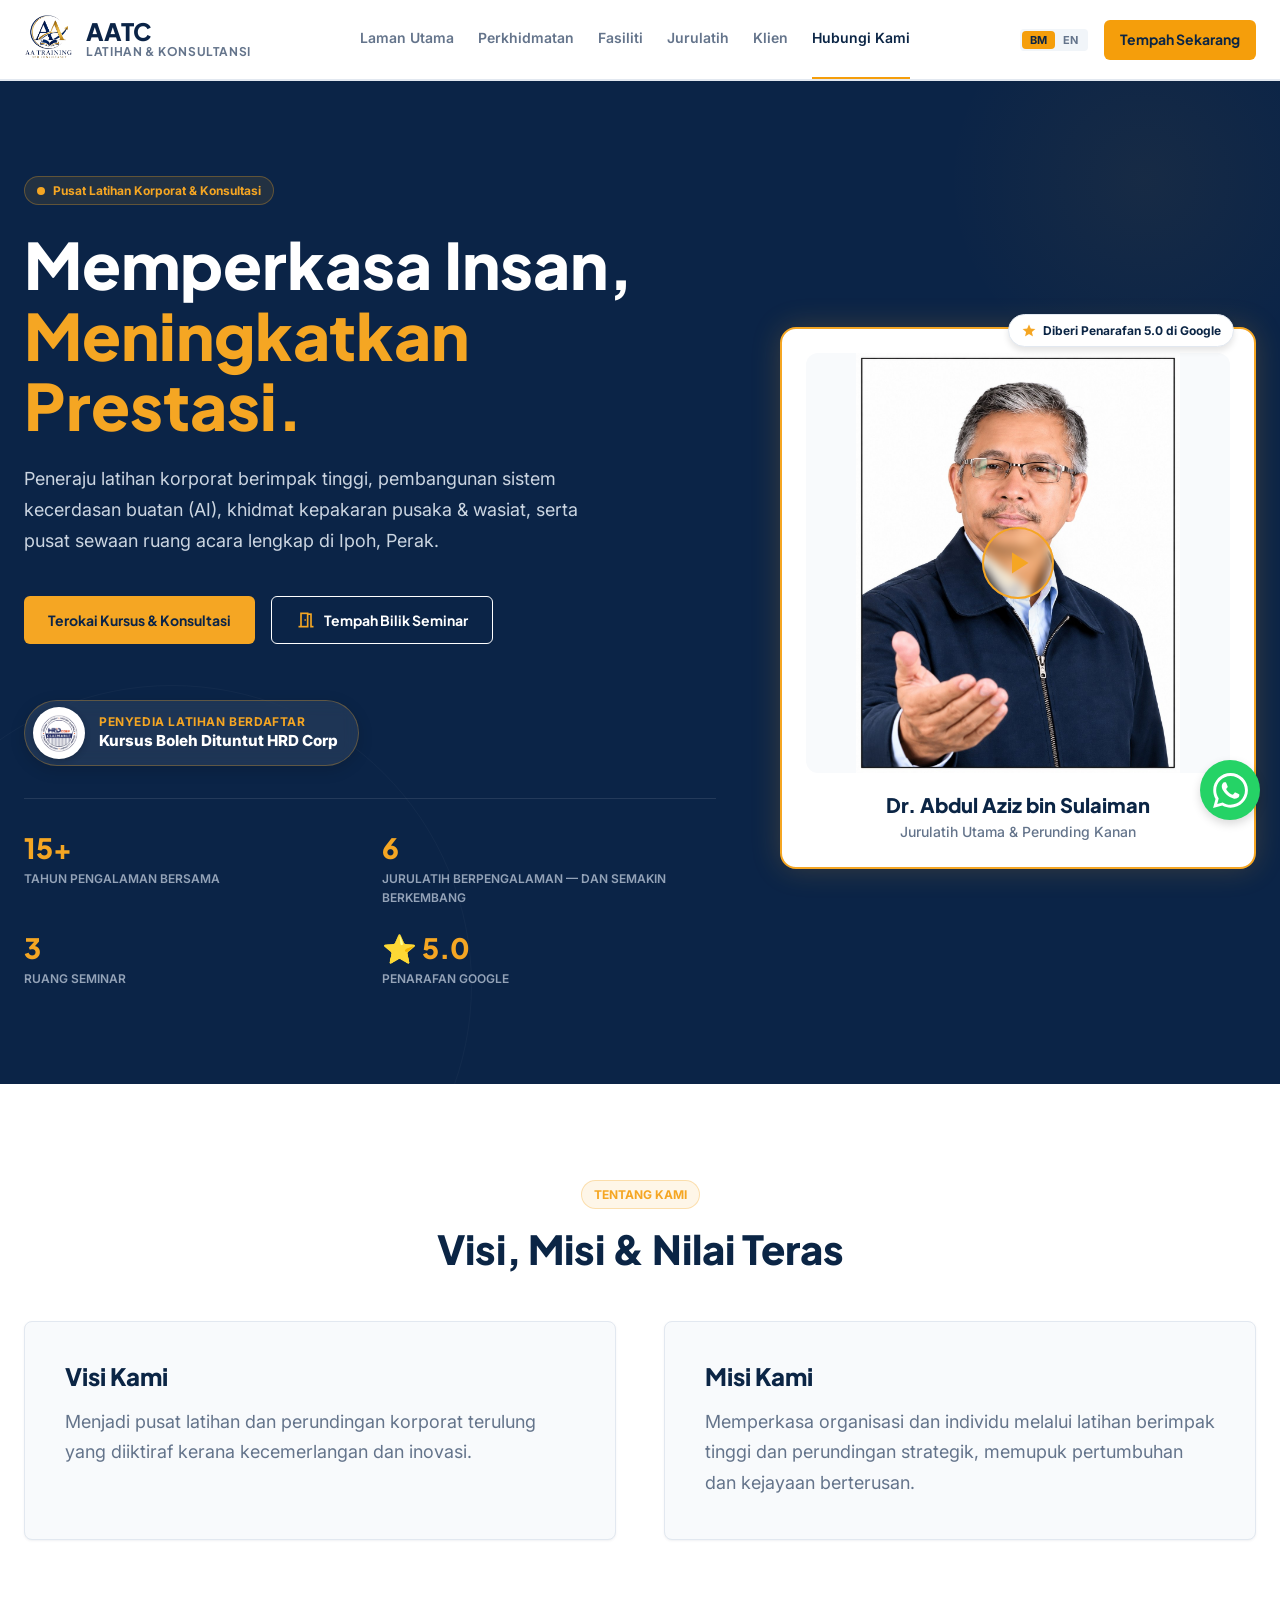
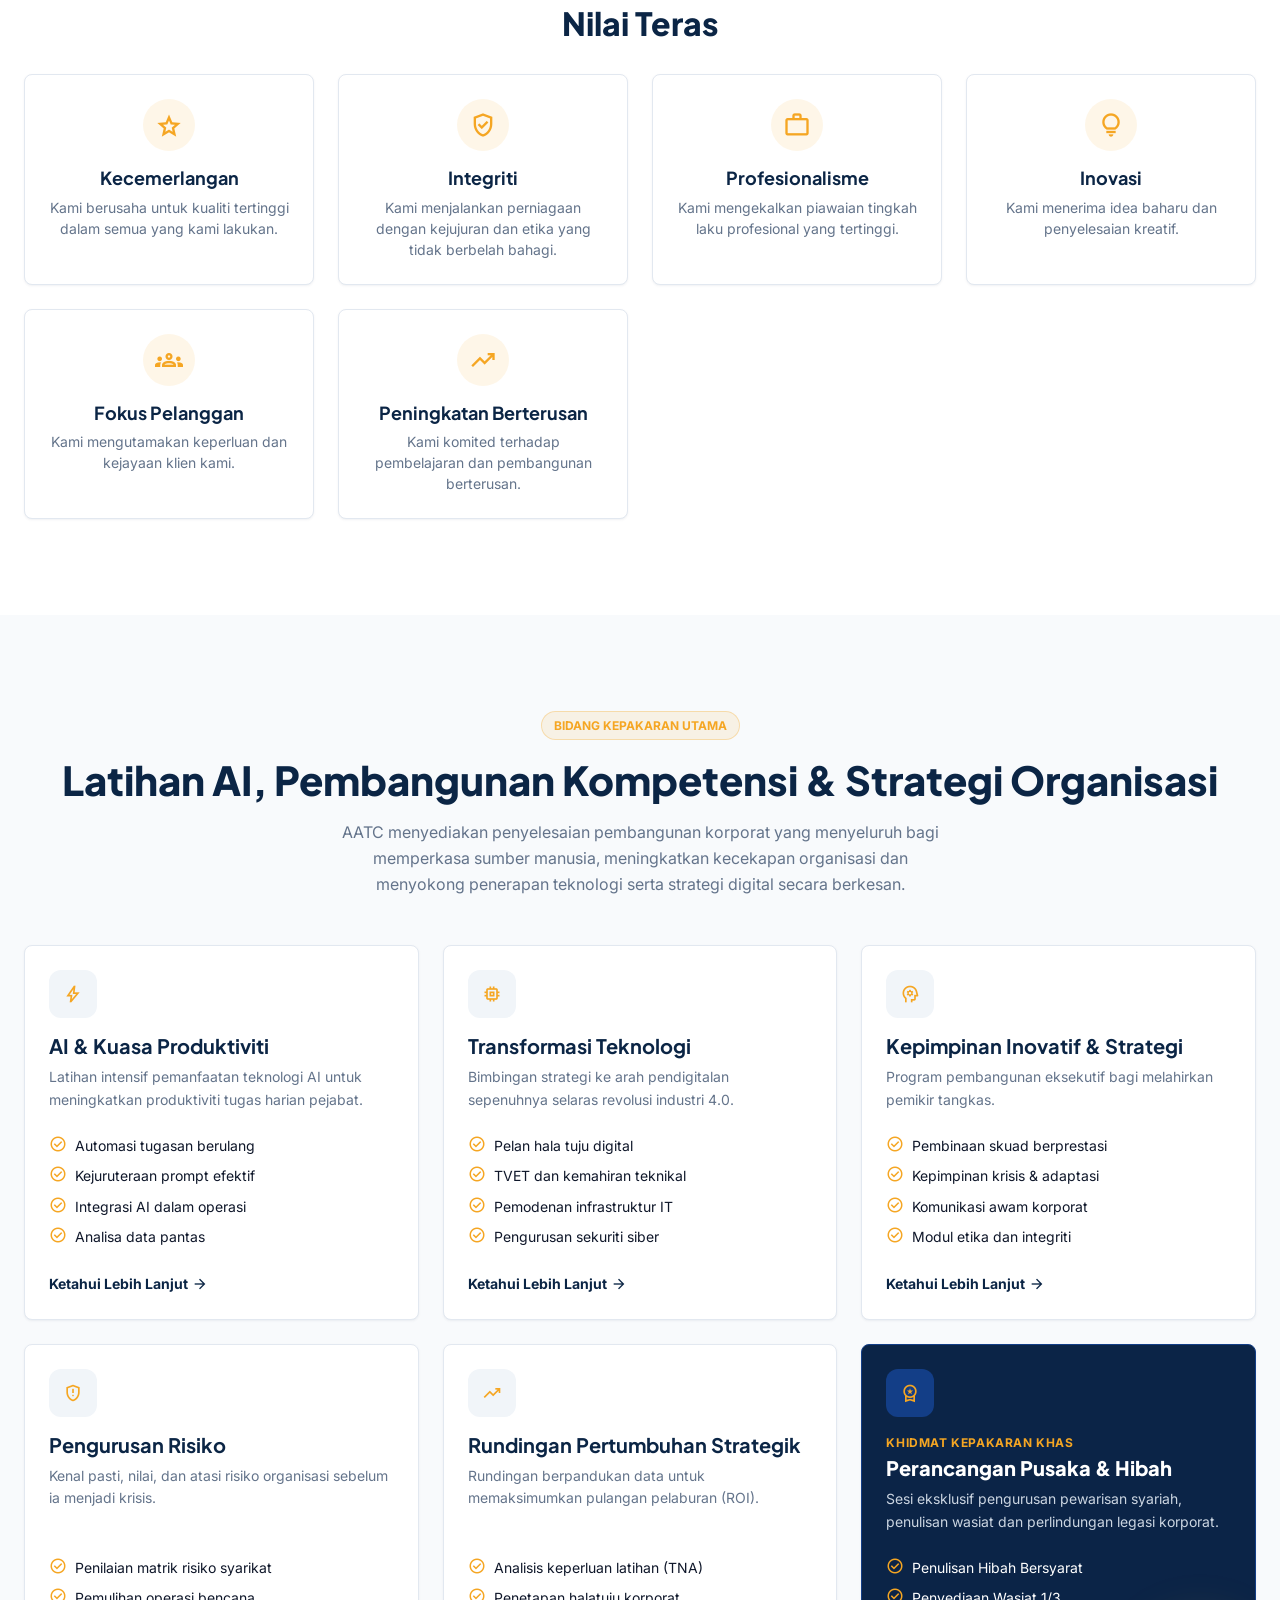
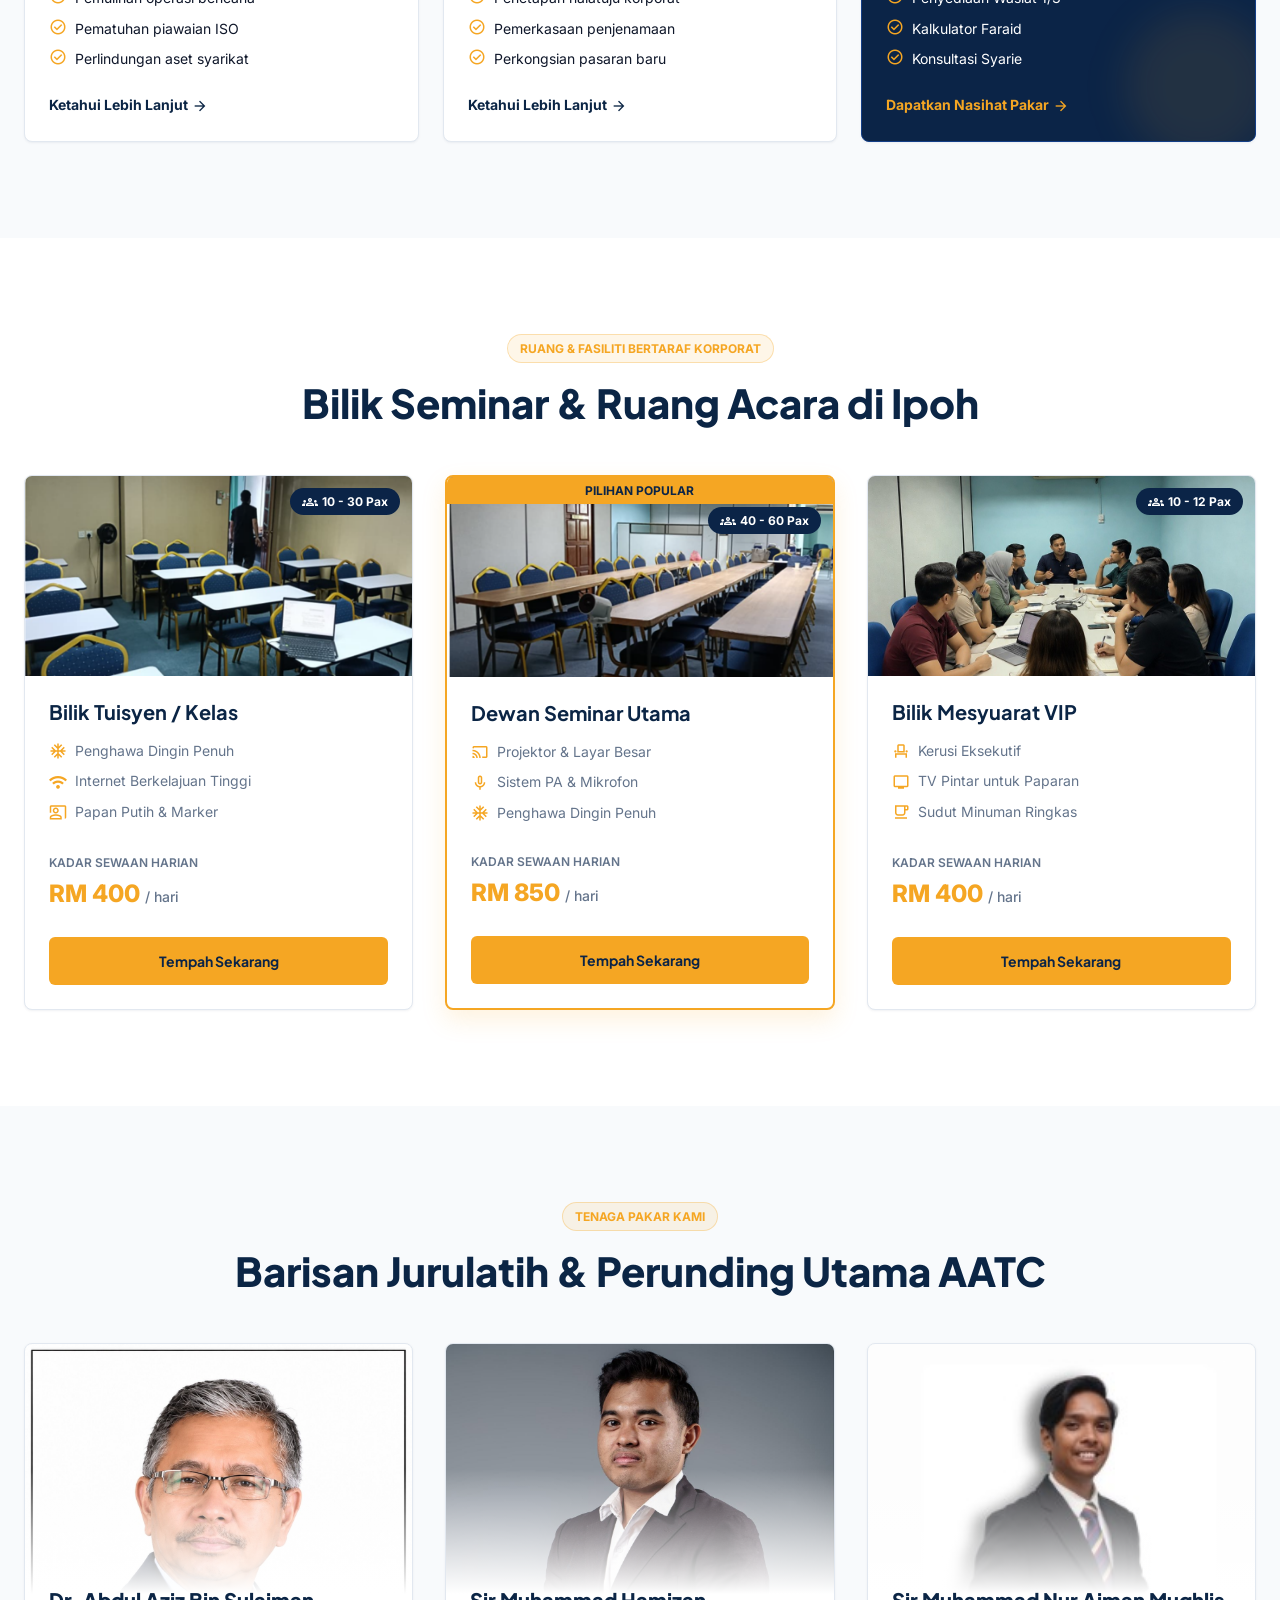
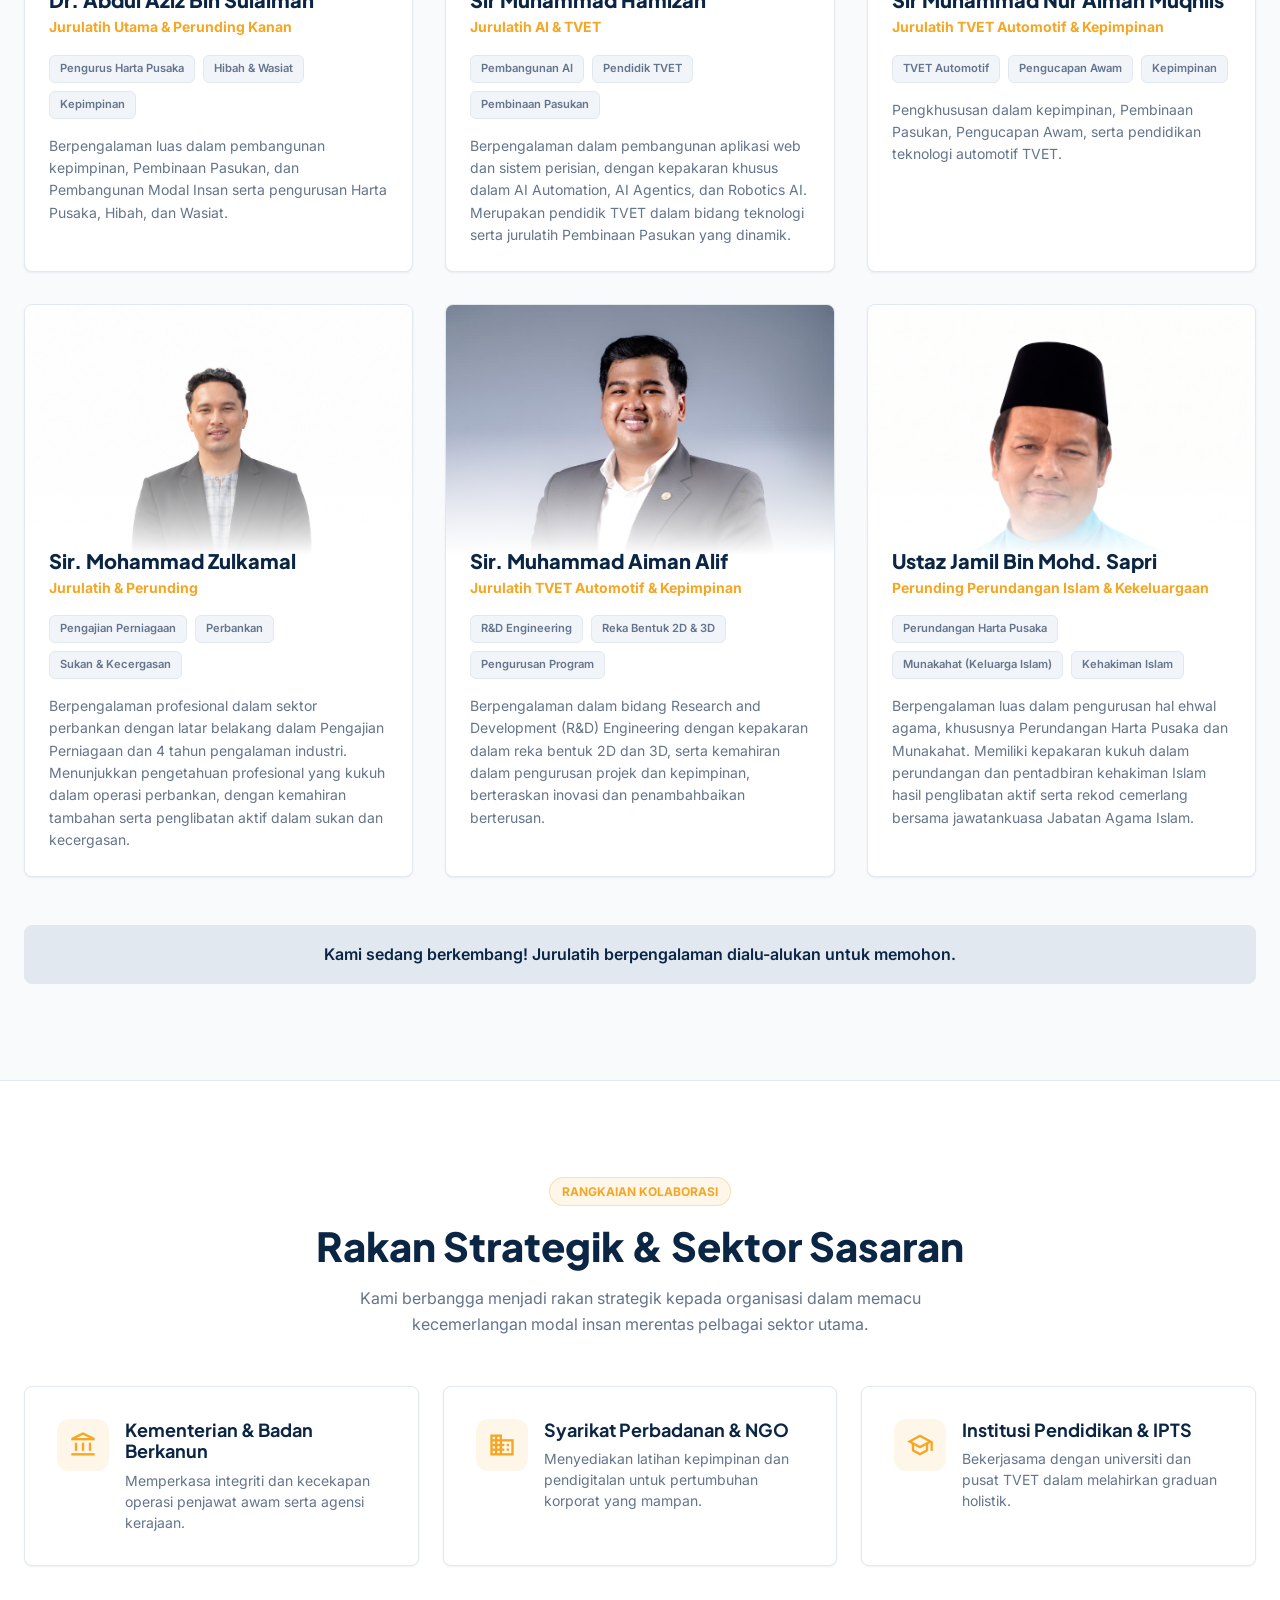
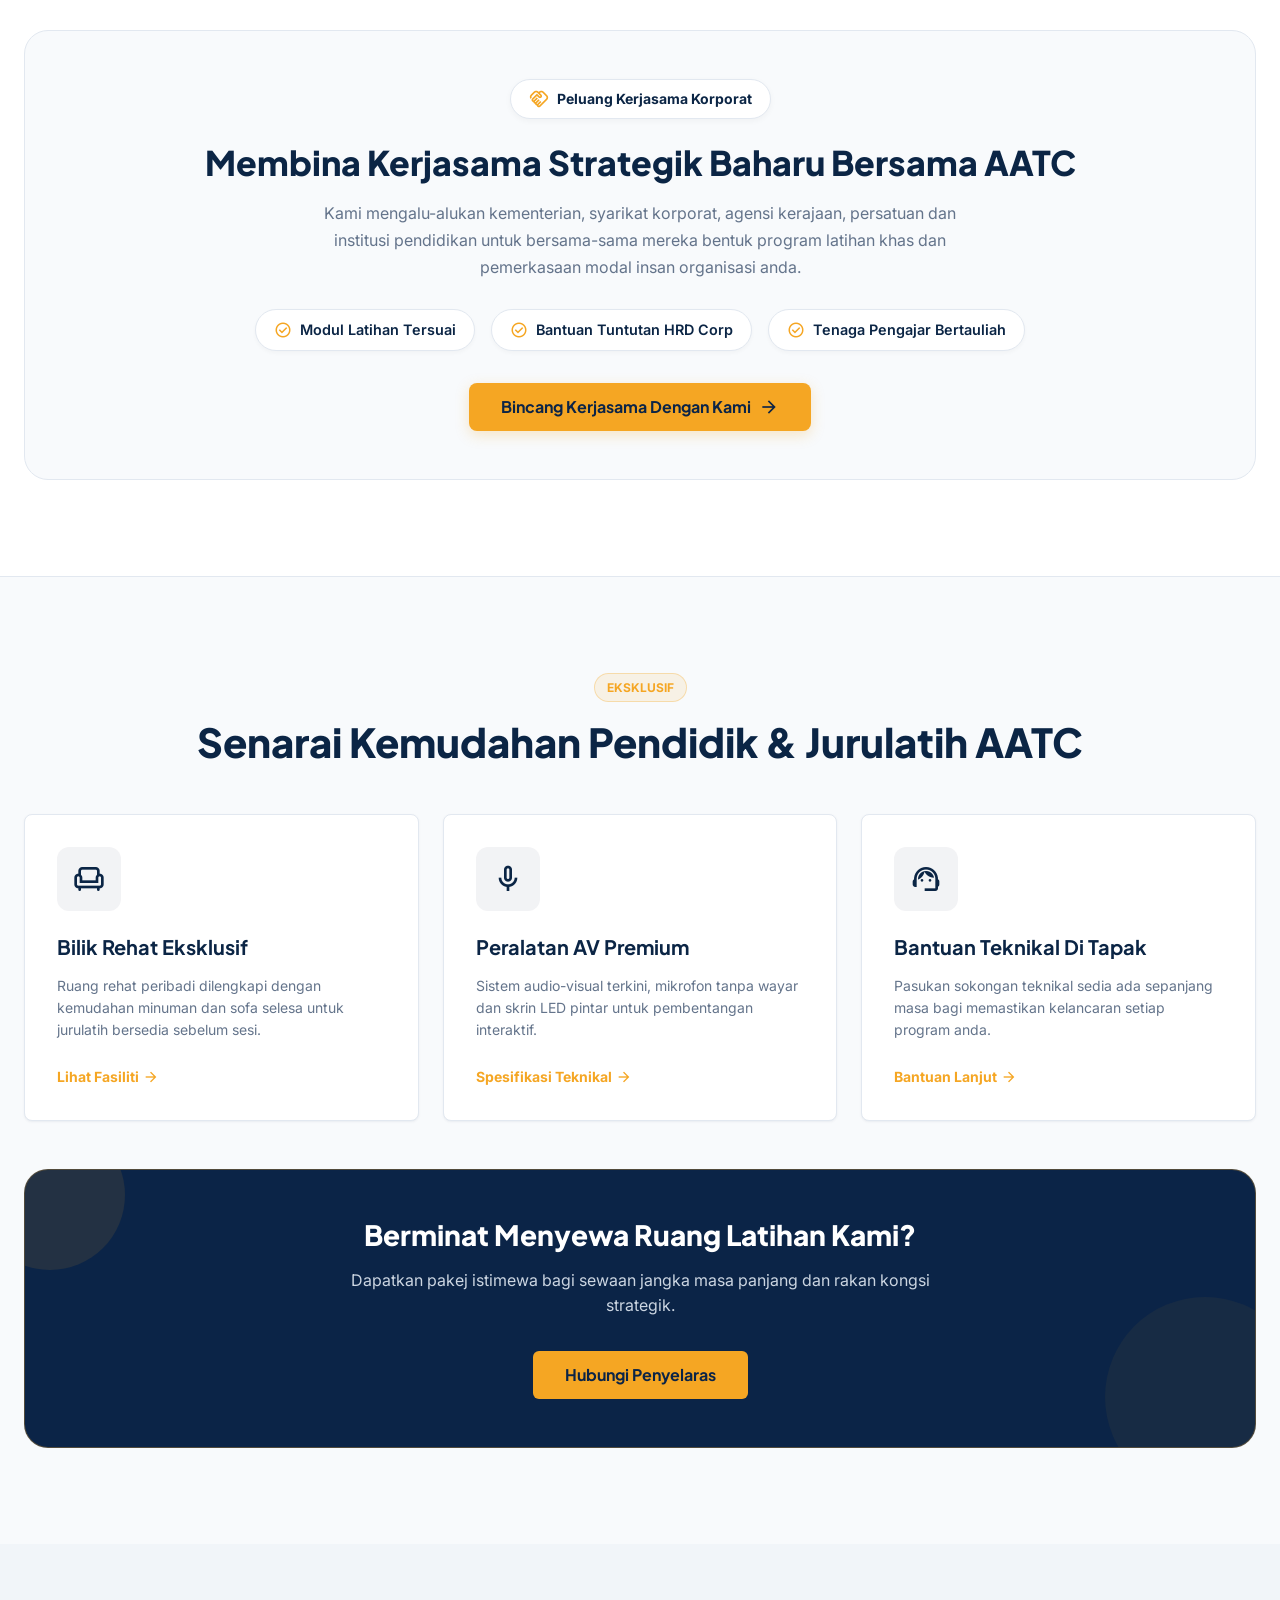
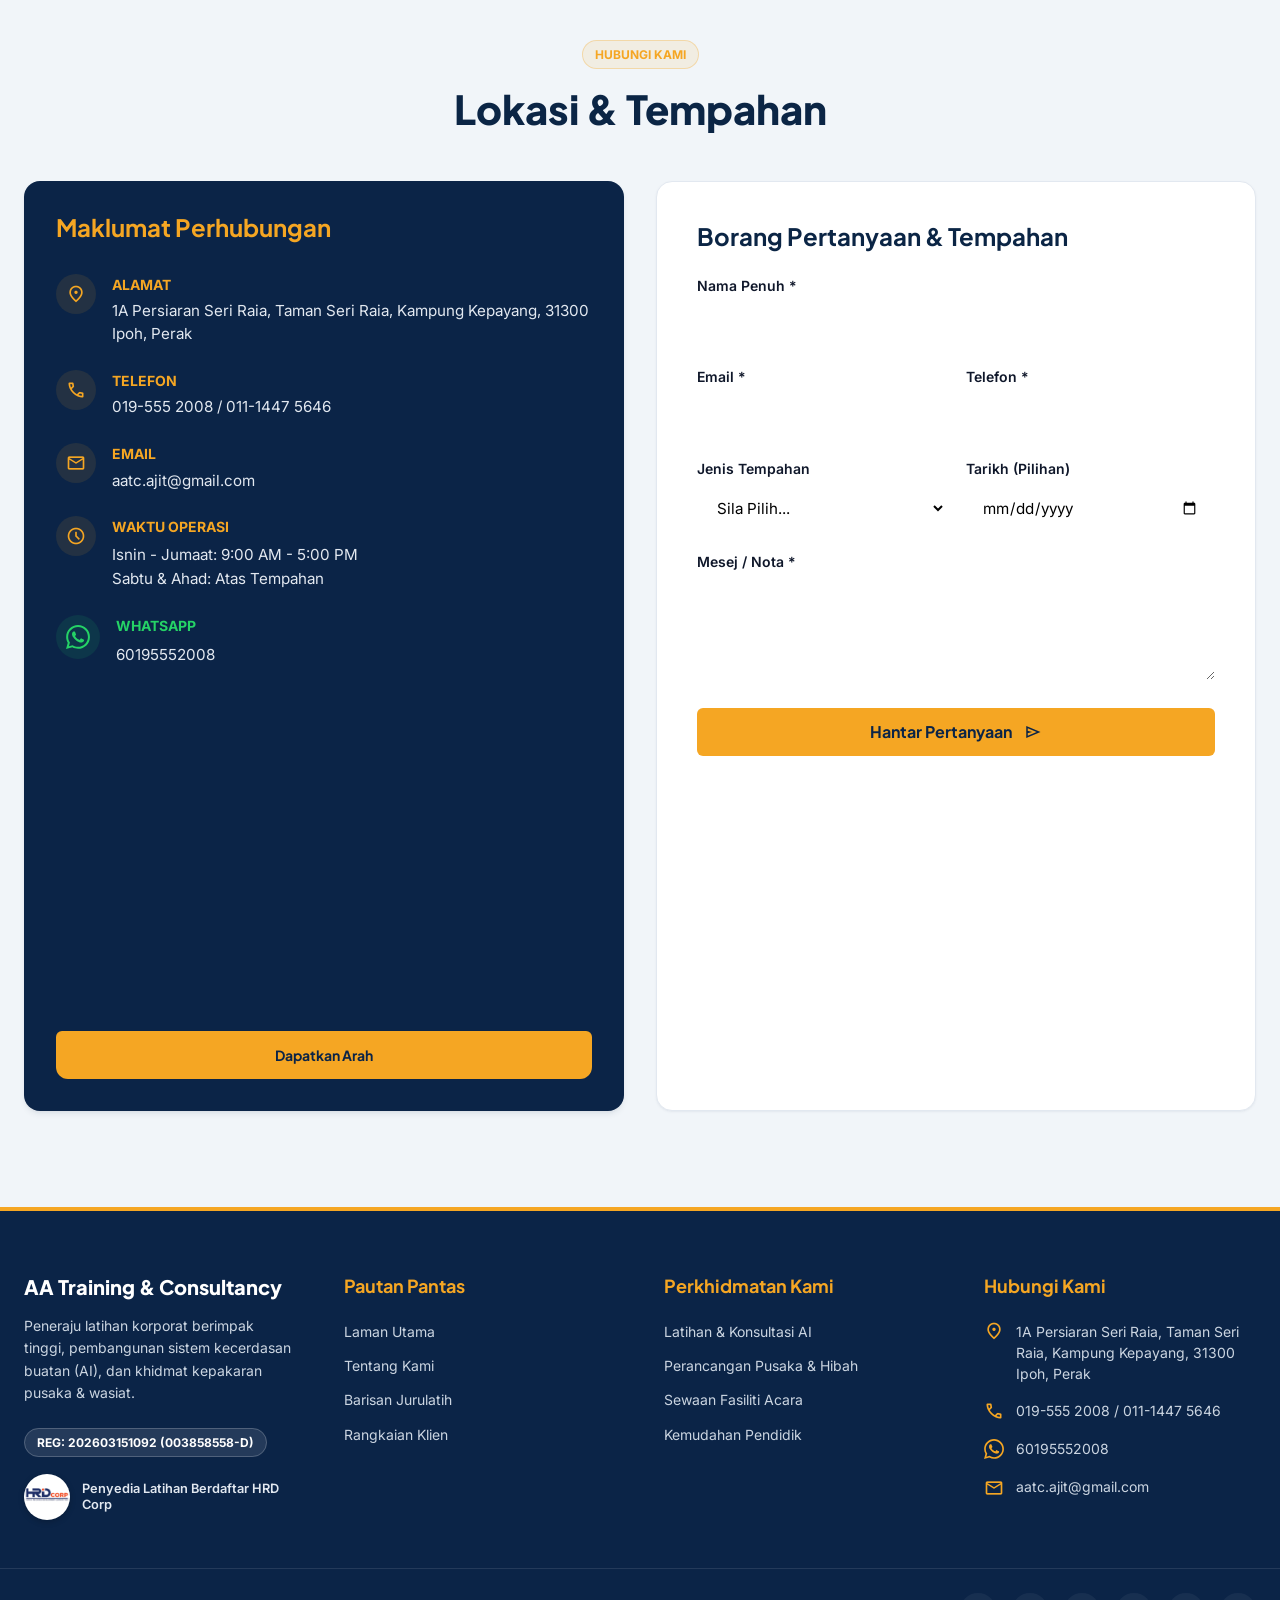
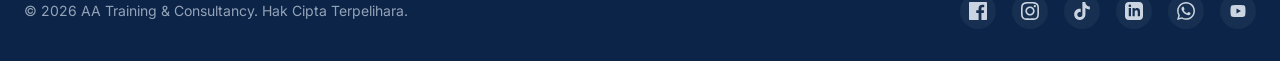
<file: index.html>
<!DOCTYPE html>
<html lang="ms">
<head>
  <meta charset="utf-8">
  <meta name="viewport" content="width=device-width, initial-scale=1.0">
  <title>AATC Training &amp; Consultancy in Ipoh</title>
  <meta name="description" content="Peneraju latihan korporat berimpak tinggi, pembangunan AI, khidmat pusaka &amp; wasiat, dan sewaan fasiliti di Ipoh, Perak.">
  
  <!-- Open Graph -->
  <meta property="og:title" content="AATC Training &amp; Consultancy in Ipoh">
  <meta property="og:description" content="Peneraju latihan korporat berimpak tinggi, pembangunan AI, khidmat pusaka &amp; wasiat, dan sewaan fasiliti di Ipoh, Perak.">
  <meta property="og:image" content="images/logo.png">
  <meta property="og:type" content="website">
  <meta property="og:url" content="https://aatc.com.my/">

  <!-- Google Fonts -->
  <link rel="preconnect" href="https://fonts.googleapis.com">
  <link rel="preconnect" href="https://fonts.gstatic.com" crossorigin>
  <link href="https://fonts.googleapis.com/css2?family=Plus+Jakarta+Sans:wght@400;500;600;700;800&display=swap" rel="stylesheet">
  <link href="https://fonts.googleapis.com/css2?family=Material+Symbols+Outlined:opsz,wght,FILL,GRAD@20..48,100..700,0..1,-50..200" rel="stylesheet">

  <!-- Styles -->
  <link rel="stylesheet" href="css/style.css">
</head>
<body>

  <!-- ─────────────────── HEADER ─────────────────── -->
  <header class="header">
    <div class="main-nav">
      <div class="container main-nav-inner">

        <!-- Logo -->
        <a href="#" class="logo" style="display: flex; align-items: center; gap: 12px; text-decoration: none;">
          <img src="images/logo.png" alt="AATC Logo" class="logo-img" style="max-height: 50px; width: auto; object-fit: contain;">
          <div style="display: flex; flex-direction: column; justify-content: center;">
            <span id="logo-title" style="font-family: var(--font-display, 'Plus Jakarta Sans', sans-serif); font-size: 1.5rem; font-weight: 800; color: #0B2447; line-height: 1;">AATC</span>
            <span id="logo-subtitle" style="font-family: var(--font-display, 'Plus Jakarta Sans', sans-serif); font-size: 0.75rem; font-weight: 700; color: #64748b; letter-spacing: 0.05em; line-height: 1.2; margin-top: 2px;">LATIHAN &amp; KONSULTANSI</span>
          </div>
        </a>

        <!-- Desktop nav — populated by JS -->
        <nav id="desktop-nav-links" class="nav-links"></nav>

        <!-- Actions -->
        <div class="nav-actions">
          <div class="bilingual-switcher">
            <button class="bilingual-btn active" type="button">BM</button>
            <button class="bilingual-btn" type="button">EN</button>
          </div>
          <a href="#hubungi" class="btn btn-accent btn-sm book-btn">Tempah Sekarang</a>
          <button class="mobile-menu-btn" aria-label="Toggle Menu">
            <span class="material-symbols-outlined menu-icon">menu</span>
          </button>
        </div>
      </div>
    </div>

    <!-- Mobile slide-down panel — populated by JS -->
    <div class="mobile-nav-panel">
      <nav id="mobile-nav-links" class="mobile-nav-links"></nav>
    </div>
  </header>

  <!-- ─────────────────── MAIN ─────────────────── -->
  <main>

    <!-- ══════════════ HERO ══════════════ -->
    <section class="hero" style="background-color:#0B2447;position:relative;overflow:hidden;padding:6rem 0;">
      <!-- Decorative circles -->
      <div style="position:absolute;top:-10%;right:-5%;width:400px;height:400px;border-radius:50%;background:radial-gradient(circle,rgba(245,166,35,0.05)0%,rgba(11,36,71,0)70%);pointer-events:none;"></div>
      <div style="position:absolute;bottom:-20%;left:-10%;width:600px;height:600px;border-radius:50%;border:1px solid rgba(255,255,255,0.03);pointer-events:none;"></div>

      <div class="container relative" style="z-index:10;">
        <div class="grid lg:grid-cols-12 items-center" style="gap:4rem;">

          <!-- Left -->
          <div class="lg:col-span-7">
            <div style="display:inline-flex;align-items:center;gap:8px;padding:4px 12px;border-radius:9999px;background-color:rgba(245,166,35,0.1);border:1px solid rgba(245,166,35,0.3);font-size:0.75rem;font-weight:700;color:#F5A623;margin-bottom:1.5rem;">
              <span style="width:8px;height:8px;border-radius:50%;background-color:#F5A623;animation:pulse 2s infinite;"></span>
              <span id="hero-badge">Pusat Latihan Korporat &amp; Konsultasi</span>
            </div>

            <h1 class="font-display" style="font-size:clamp(2.5rem,5vw,4rem);font-weight:800;line-height:1.1;margin-bottom:1.5rem;color:#FFFFFF;">
              <span id="hero-line1">Empowering People,</span><br>
              <span id="hero-line2" style="color:#F5A623;">Enhancing Performance.</span>
            </h1>

            <p id="hero-description" style="font-size:1.125rem;color:#cbd5e1;max-width:600px;margin-bottom:2.5rem;line-height:1.7;"></p>

            <div style="display:flex;flex-wrap:wrap;gap:1rem;margin-bottom:3.5rem;">
              <a id="hero-btn-primary" href="#kursus-konsultansi" class="btn" style="background-color:#F5A623;color:#0B2447;">
                Terokai Kursus &amp; Konsultasi
                <span class="material-symbols-outlined">arrow_forward</span>
              </a>
              <a id="hero-btn-secondary" href="#fasiliti" class="btn btn-outline" style="background-color:transparent;border:1px solid #FFFFFF;color:#FFFFFF;">
                <span class="material-symbols-outlined" style="color:#F5A623;">meeting_room</span>
                <span class="btn-label">Tempah Bilik Seminar</span>
              </a>
            </div>

            <!-- HRD Corp Trust Badge in Hero -->
            <div id="hero-hrdcorp-badge" style="display:inline-flex;align-items:center;gap:14px;background:rgba(255,255,255,0.08);border:1px solid rgba(245,166,35,0.3);padding:6px 20px 6px 8px;border-radius:9999px;margin-bottom:2rem;backdrop-filter:blur(8px);-webkit-backdrop-filter:blur(8px);box-shadow:0 4px 15px rgba(0,0,0,0.15);">
              <div style="width:52px;height:52px;border-radius:50%;background:#FFFFFF;display:flex;align-items:center;justify-content:center;overflow:hidden;flex-shrink:0;box-shadow:0 2px 6px rgba(0,0,0,0.2);">
                <img id="hero-hrdcorp-img" src="images/hrd-corp-claimable.png" alt="HRD Corp Claimable" style="width:100%;height:100%;object-fit:cover;" onerror="this.parentElement.style.display='none'">
              </div>
              <div style="display:flex;flex-direction:column;text-align:left;">
                <span id="hero-hrdcorp-sub" style="font-size:0.75rem;color:#F5A623;font-weight:700;letter-spacing:0.05em;text-transform:uppercase;line-height:1.2;">Penyedia Latihan Berdaftar</span>
                <span id="hero-hrdcorp-title" style="font-size:0.95rem;color:#FFFFFF;font-weight:800;line-height:1.3;margin-top:2px;">Kursus Boleh Dituntut HRD Corp</span>
              </div>
            </div>

            <!-- Stats -->
            <div id="hero-stats" style="display:grid;grid-template-columns:repeat(2,1fr);gap:1.5rem;padding-top:2rem;border-top:1px solid rgba(255,255,255,0.1);">
              <!-- Populated by JS -->
            </div>
          </div>

          <!-- Right: Featured Trainer Card -->
          <div class="lg:col-span-5">
            <div style="background-color:var(--surface);border-radius:1rem;padding:1.5rem;border:2px solid #F5A623;box-shadow:0 0 30px rgba(245,166,35,0.2);position:relative;margin-top:2rem;">
              <!-- Google rating badge -->
              <div style="position:absolute;top:-15px;right:20px;background-color:#FFFFFF;border-radius:9999px;padding:6px 12px;display:inline-flex;align-items:center;gap:6px;box-shadow:0 4px 6px rgba(0,0,0,0.1);z-index:2;border:1px solid #e2e8f0;">
                <span class="material-symbols-outlined" style="color:#F5A623;font-size:16px;font-variation-settings:'FILL' 1;">star</span>
                <span id="hero-trainer-rating" style="font-size:0.75rem;font-weight:700;color:var(--primary);">Rated 5.0 on Google</span>
              </div>

              <!-- Photo + play -->
              <div style="position:relative;border-radius:0.75rem;overflow:hidden;background-color:#f8fafc;height:420px;margin-bottom:1.25rem;">
                <img id="hero-trainer-photo" src="" alt="" style="width:100%;height:100%;object-fit:contain;object-position:bottom center;" onerror="this.style.display='none'">
                <a id="hero-trainer-video-link" href="#" target="_blank" rel="noopener" style="position:absolute;inset:0;display:flex;align-items:center;justify-content:center;background-color:transparent;text-decoration:none;">
                  <div style="width:72px;height:72px;border-radius:50%;background-color:rgba(245,166,35,0.2);backdrop-filter:blur(4px);-webkit-backdrop-filter:blur(4px);border:2px solid #F5A623;display:flex;align-items:center;justify-content:center;cursor:pointer;box-shadow:0 10px 25px rgba(0,0,0,0.1);transition:all 0.3s;" onmouseover="this.style.transform='scale(1.1)';this.style.backgroundColor='rgba(245,166,35,0.4)';" onmouseout="this.style.transform='scale(1)';this.style.backgroundColor='rgba(245,166,35,0.2)';">
                    <span class="material-symbols-outlined" style="color:#F5A623;font-size:36px;font-variation-settings:'FILL' 1;">play_arrow</span>
                  </div>
                </a>
              </div>

              <div style="text-align:center;">
                <h3 id="hero-trainer-name"  class="font-display" style="font-size:1.25rem;font-weight:800;color:var(--primary);margin-bottom:4px;"></h3>
                <p  id="hero-trainer-title" style="font-size:0.875rem;color:var(--text-muted);font-weight:500;"></p>
              </div>
            </div>
          </div>

        </div>
      </div>
    </section>

    <!-- ══════════════ ABOUT (VISION & MISSION) ══════════════ -->
    <section id="tentang-kami" class="section" style="background-color:#FFFFFF;">
      <div class="container">
        <div id="about-header" class="text-center" style="margin-bottom:3rem;display:flex;flex-direction:column;align-items:center;"></div>
        
        <div style="display:grid;grid-template-columns:repeat(auto-fit,minmax(300px,1fr));gap:3rem;margin-bottom:4rem;">
          <div class="card" style="padding:2.5rem;background-color:#f8fafc;border:1px solid var(--border);box-shadow:var(--shadow-1);">
            <h3 id="about-vision-title" class="font-display" style="font-size:1.5rem;font-weight:800;color:var(--primary);margin-bottom:1rem;"></h3>
            <p id="about-vision-text" style="color:var(--text-muted);line-height:1.7;font-size:1.125rem;"></p>
          </div>
          <div class="card" style="padding:2.5rem;background-color:#f8fafc;border:1px solid var(--border);box-shadow:var(--shadow-1);">
            <h3 id="about-mission-title" class="font-display" style="font-size:1.5rem;font-weight:800;color:var(--primary);margin-bottom:1rem;"></h3>
            <p id="about-mission-text" style="color:var(--text-muted);line-height:1.7;font-size:1.125rem;"></p>
          </div>
        </div>

        <h3 id="about-core-values-title" class="font-display text-center" style="font-size:2rem;font-weight:800;color:var(--primary);margin-bottom:2rem;text-align:center;"></h3>
        <div id="about-core-values-grid" style="display:grid;grid-template-columns:repeat(auto-fit,minmax(250px,1fr));gap:1.5rem;"></div>
      </div>
    </section>

    <!-- ══════════════ SERVICES ══════════════ -->
    <section id="kursus-konsultansi" class="section" style="background-color:#f8fafc;">
      <div class="container">
        <!-- Section header — populated by JS -->
        <div id="services-header" class="section-header" style="text-align:center;display:flex;flex-direction:column;align-items:center;margin-bottom:3rem;"></div>
        <!-- Cards grid — populated by JS -->
        <div id="services-grid" style="display:grid;grid-template-columns:repeat(auto-fit,minmax(300px,1fr));gap:1.5rem;"></div>
      </div>
    </section>

    <!-- ══════════════ FACILITIES ══════════════ -->
    <section id="fasiliti" class="section" style="background-color:#FFFFFF;">
      <div class="container">
        <div id="facilities-header" class="text-center" style="margin-bottom:3rem;display:flex;flex-direction:column;align-items:center;"></div>
        <div id="facilities-grid" style="display:grid;grid-template-columns:repeat(auto-fit,minmax(300px,1fr));gap:2rem;"></div>
      </div>
    </section>

    <!-- ══════════════ TRAINERS ══════════════ -->
    <section id="trainers" class="section" style="background-color:#f8fafc;">
      <div class="container">
        <div id="trainers-header" class="text-center" style="margin-bottom:3rem;display:flex;flex-direction:column;align-items:center;"></div>
        <div id="trainers-grid" style="display:grid;grid-template-columns:repeat(auto-fit,minmax(300px,1fr));gap:2rem;"></div>
        <div id="trainers-bottom-note" style="text-align:center;margin-top:3rem;font-size:1rem;font-weight:600;color:var(--primary);background-color:#e2e8f0;padding:1rem;border-radius:8px;border:1px solid var(--border);"></div>
      </div>
    </section>

    <!-- ══════════════ CLIENTS ══════════════ -->
    <section id="klien" class="section" style="background-color:#FFFFFF;border-top:1px solid var(--border);">
      <div class="container">
        <div id="clients-header" class="text-center" style="margin-bottom:3rem;display:flex;flex-direction:column;align-items:center;"></div>
        <!-- Sector cards -->
        <div id="clients-sectors-grid" style="display:grid;grid-template-columns:repeat(auto-fit,minmax(300px,1fr));gap:1.5rem;margin-bottom:4rem;"></div>
        <!-- Logo banner -->
        <div id="clients-logos-banner" style="background-color:#f8fafc;border-radius:24px;padding:3rem 2rem;text-align:center;border:1px solid #e2e8f0;"></div>
      </div>
    </section>

    <!-- ══════════════ EDUCATOR FACILITIES ══════════════ -->
    <section id="kemudahan-pendidik" class="section" style="background-color:#f8fafc;border-top:1px solid var(--border);">
      <div class="container">
        <div id="educator-section-header" class="text-center" style="margin-bottom:3rem;display:flex;flex-direction:column;align-items:center;"></div>
        <!-- Feature cards -->
        <div id="educator-cards-container" style="display:grid;grid-template-columns:repeat(auto-fit,minmax(300px,1fr));gap:1.5rem;margin-bottom:3rem;"></div>
        <!-- Banner -->
        <div style="background-color:#0B2447;border-radius:24px;padding:3rem 2rem;display:flex;flex-direction:column;align-items:center;text-align:center;border:1px solid rgba(245,166,35,0.3);position:relative;overflow:hidden;">
          <div style="position:absolute;top:-50px;left:-50px;width:150px;height:150px;background-color:rgba(245,166,35,0.1);border-radius:50%;"></div>
          <div style="position:absolute;bottom:-50px;right:-50px;width:200px;height:200px;background-color:rgba(245,166,35,0.05);border-radius:50%;"></div>
          <h3 id="educator-banner-title" class="font-display" style="font-size:1.75rem;font-weight:800;color:#FFFFFF;margin-bottom:1rem;position:relative;z-index:2;"></h3>
          <p  id="educator-banner-desc"  style="color:#cbd5e1;font-size:1rem;max-width:600px;margin-bottom:2rem;position:relative;z-index:2;"></p>
          <a  id="educator-banner-btn"   href="#hubungi" class="btn" style="background-color:#F5A623;color:#0B2447;position:relative;z-index:2;padding:12px 32px;font-size:1rem;"></a>
        </div>
      </div>
    </section>

    <!-- ══════════════ CONTACT ══════════════ -->
    <section id="hubungi" class="section" style="background-color:var(--surface-alt);">
      <div class="container">
        <div id="contact-header" class="text-center" style="margin-bottom:3rem;display:flex;flex-direction:column;align-items:center;"></div>

        <div style="display:grid;grid-template-columns:repeat(auto-fit,minmax(320px,1fr));gap:2rem;">

          <!-- LEFT: Contact info -->
          <div class="card" style="background-color:#0B2447;color:#FFFFFF;padding:2rem;border-radius:16px;border:none;box-shadow:var(--shadow-2);display:flex;flex-direction:column;gap:1.5rem;">
            <h3 class="font-display" style="font-size:1.5rem;font-weight:700;color:#F5A623;margin-bottom:0.5rem;">Maklumat Perhubungan</h3>

            <div style="display:flex;align-items:flex-start;gap:1rem;">
              <div style="background:rgba(245,166,35,0.1);color:#F5A623;padding:10px;border-radius:50%;display:flex;">
                <span class="material-symbols-outlined">location_on</span>
              </div>
              <div>
                <p style="font-size:0.875rem;color:#F5A623;font-weight:700;text-transform:uppercase;margin-bottom:4px;">Alamat</p>
                <p id="contact-address" style="font-size:0.95rem;line-height:1.5;color:#e2e8f0;"></p>
              </div>
            </div>

            <div style="display:flex;align-items:flex-start;gap:1rem;">
              <div style="background:rgba(245,166,35,0.1);color:#F5A623;padding:10px;border-radius:50%;display:flex;">
                <span class="material-symbols-outlined">phone</span>
              </div>
              <div>
                <p style="font-size:0.875rem;color:#F5A623;font-weight:700;text-transform:uppercase;margin-bottom:4px;">Telefon</p>
                <p id="contact-phone" style="font-size:0.95rem;line-height:1.5;color:#e2e8f0;"></p>
              </div>
            </div>

            <div style="display:flex;align-items:flex-start;gap:1rem;">
              <div style="background:rgba(245,166,35,0.1);color:#F5A623;padding:10px;border-radius:50%;display:flex;">
                <span class="material-symbols-outlined">mail</span>
              </div>
              <div>
                <p style="font-size:0.875rem;color:#F5A623;font-weight:700;text-transform:uppercase;margin-bottom:4px;">Email</p>
                <p id="contact-email" style="font-size:0.95rem;line-height:1.5;color:#e2e8f0;"></p>
              </div>
            </div>

            <div style="display:flex;align-items:flex-start;gap:1rem;">
              <div style="background:rgba(245,166,35,0.1);color:#F5A623;padding:10px;border-radius:50%;display:flex;">
                <span class="material-symbols-outlined">schedule</span>
              </div>
              <div>
                <p style="font-size:0.875rem;color:#F5A623;font-weight:700;text-transform:uppercase;margin-bottom:4px;">Waktu Operasi</p>
                <p id="contact-hours-wd" style="font-size:0.95rem;color:#e2e8f0;"></p>
                <p id="contact-hours-we" style="font-size:0.95rem;color:#e2e8f0;"></p>
              </div>
            </div>

            <div style="display:flex;align-items:flex-start;gap:1rem;">
              <div style="background:rgba(37, 211, 102, 0.1);color:#25D366;padding:10px;border-radius:50%;display:flex;">
                <svg width="24" height="24" fill="currentColor" viewBox="0 0 24 24"><path d="M.057 24l1.687-6.163c-1.041-1.804-1.588-3.849-1.587-5.946.003-6.556 5.338-11.891 11.893-11.891 3.181.001 6.167 1.24 8.413 3.488 2.245 2.248 3.481 5.236 3.48 8.414-.003 6.557-5.338 11.892-11.893 11.892-1.99-.001-3.951-.5-5.688-1.448l-6.305 1.654zm6.597-3.807c1.676.995 3.276 1.591 5.392 1.592 5.448 0 9.886-4.434 9.889-9.885.002-5.462-4.415-9.89-9.881-9.892-5.452 0-9.887 4.434-9.889 9.884-.001 2.225.651 3.891 1.746 5.634l-.999 3.648 3.742-.981zm11.387-5.464c-.074-.124-.272-.198-.57-.347-.297-.149-1.758-.868-2.031-.967-.272-.099-.47-.149-.669.149-.198.297-.768.967-.941 1.165-.173.198-.347.223-.644.074-.297-.149-1.255-.462-2.39-1.475-.883-.788-1.48-1.761-1.653-2.059-.173-.297-.018-.458.13-.606.134-.133.297-.347.446-.521.151-.172.2-.296.3-.495.099-.198.05-.372-.025-.521-.075-.148-.669-1.611-.916-2.206-.242-.579-.487-.501-.669-.51l-.57-.01c-.198 0-.52.074-.792.347-.272.272-1.04 1.016-1.04 2.479 0 1.462 1.065 2.876 1.213 3.074.149.198 2.096 3.2 5.077 4.487.709.306 1.263.489 1.694.626.712.226 1.36.194 1.872.118.571-.085 1.758-.719 2.006-1.413.248-.695.248-1.29.173-1.414z"/></svg>
              </div>
              <div>
                <p style="font-size:0.875rem;color:#25D366;font-weight:700;text-transform:uppercase;margin-bottom:4px;">WhatsApp</p>
                <a id="contact-whatsapp-link" href="#" target="_blank" rel="noopener" style="font-size:0.95rem;line-height:1.5;color:#e2e8f0;text-decoration:none;transition:color 0.2s;" onmouseover="this.style.color='#25D366'" onmouseout="this.style.color='#e2e8f0'"></a>
              </div>
            </div>

            <div style="margin-top:auto;padding-top:1rem;width:100%;border-radius:12px;overflow:hidden;">
              <iframe id="contact-map" src="" width="100%" height="300" style="border:0;" allowfullscreen="" loading="lazy" referrerpolicy="no-referrer-when-downgrade"></iframe>
              <div style="margin-top:1rem;text-align:center;">
                <a id="contact-map-directions" href="#" target="_blank" rel="noopener" class="btn" style="background-color:#F5A623;color:#0B2447;width:100%;justify-content:center;">Dapatkan Arah</a>
              </div>
            </div>
          </div>

          <!-- RIGHT: Booking form -->
          <div class="card" style="background-color:#FFFFFF;padding:2.5rem;border-radius:16px;border:1px solid var(--border);box-shadow:var(--shadow-1);">
            <h3 id="contact-form-title" class="font-display" style="font-size:1.5rem;font-weight:700;color:var(--primary);margin-bottom:1.5rem;"></h3>

            <form id="contact-form" action="https://formspree.io/f/mnpnvbpo" method="POST" style="display:flex;flex-direction:column;gap:1.25rem;">

              <div style="display:flex;flex-direction:column;gap:6px;">
                <label for="nama" style="font-size:0.875rem;font-weight:600;color:var(--on-surface);">Nama Penuh *</label>
                <input type="text" id="nama" name="nama" required style="width:100%;padding:12px 16px;border:1px solid var(--outline-variant);border-radius:8px;font-family:inherit;font-size:0.95rem;outline:none;transition:border-color 0.2s;" onfocus="this.style.borderColor='#F5A623'" onblur="this.style.borderColor='var(--outline-variant)'">
              </div>

              <div style="display:grid;grid-template-columns:repeat(auto-fit,minmax(200px,1fr));gap:1.25rem;">
                <div style="display:flex;flex-direction:column;gap:6px;">
                  <label for="email" style="font-size:0.875rem;font-weight:600;color:var(--on-surface);">Email *</label>
                  <input type="email" id="email" name="email" required style="width:100%;padding:12px 16px;border:1px solid var(--outline-variant);border-radius:8px;font-family:inherit;font-size:0.95rem;outline:none;transition:border-color 0.2s;" onfocus="this.style.borderColor='#F5A623'" onblur="this.style.borderColor='var(--outline-variant)'">
                </div>
                <div style="display:flex;flex-direction:column;gap:6px;">
                  <label for="telefon" style="font-size:0.875rem;font-weight:600;color:var(--on-surface);">Telefon *</label>
                  <input type="tel" id="telefon" name="telefon" required style="width:100%;padding:12px 16px;border:1px solid var(--outline-variant);border-radius:8px;font-family:inherit;font-size:0.95rem;outline:none;transition:border-color 0.2s;" onfocus="this.style.borderColor='#F5A623'" onblur="this.style.borderColor='var(--outline-variant)'">
                </div>
              </div>

              <div style="display:grid;grid-template-columns:repeat(auto-fit,minmax(200px,1fr));gap:1.25rem;">
                <div style="display:flex;flex-direction:column;gap:6px;">
                  <label for="jenis_tempahan" style="font-size:0.875rem;font-weight:600;color:var(--on-surface);">Jenis Tempahan</label>
                  <select id="jenis_tempahan" name="jenis_tempahan" style="width:100%;padding:12px 16px;border:1px solid var(--outline-variant);border-radius:8px;font-family:inherit;font-size:0.95rem;outline:none;transition:border-color 0.2s;background-color:#FFFFFF;cursor:pointer;" onfocus="this.style.borderColor='#F5A623'" onblur="this.style.borderColor='var(--outline-variant)'">
                    <!-- Populated by JS -->
                  </select>
                </div>
                <div style="display:flex;flex-direction:column;gap:6px;">
                  <label for="tarikh" style="font-size:0.875rem;font-weight:600;color:var(--on-surface);">Tarikh (Pilihan)</label>
                  <input type="date" id="tarikh" name="tarikh" style="width:100%;padding:12px 16px;border:1px solid var(--outline-variant);border-radius:8px;font-family:inherit;font-size:0.95rem;outline:none;transition:border-color 0.2s;" onfocus="this.style.borderColor='#F5A623'" onblur="this.style.borderColor='var(--outline-variant)'">
                </div>
              </div>

              <div style="display:flex;flex-direction:column;gap:6px;">
                <label for="mesej" style="font-size:0.875rem;font-weight:600;color:var(--on-surface);">Mesej / Nota *</label>
                <textarea id="mesej" name="mesej" rows="4" required style="width:100%;padding:12px 16px;border:1px solid var(--outline-variant);border-radius:8px;font-family:inherit;font-size:0.95rem;outline:none;transition:border-color 0.2s;resize:vertical;" onfocus="this.style.borderColor='#F5A623'" onblur="this.style.borderColor='var(--outline-variant)'"></textarea>
              </div>
              
              <div id="contact-success-msg" style="display:none;background-color:var(--success-bg);color:var(--success);padding:1rem;border-radius:8px;border:1px solid var(--success-border);text-align:center;font-weight:600;font-size:0.875rem;"></div>

              <button type="submit" class="btn" style="background-color:#F5A623;color:#0B2447;width:100%;padding:14px;font-size:1rem;border:none;font-family:var(--font-display);cursor:pointer;margin-top:0.5rem;justify-content:center;">
                <span id="form-submit-btn-text">Hantar Pertanyaan</span> <span class="material-symbols-outlined" style="font-size:18px;margin-left:4px;">send</span>
              </button>
            </form>
          </div>

        </div>
      </div>
    </section>

  </main>

  <!-- ─────────────────── FOOTER ─────────────────── -->
  <footer style="background-color:#0B2447;color:#cbd5e1;padding-top:4rem;padding-bottom:2rem;border-top:4px solid #F5A623;">
    <div class="container" style="display:grid;grid-template-columns:repeat(auto-fit,minmax(200px,1fr));gap:3rem;margin-bottom:3rem;">

      <!-- Col 1 -->
      <div>
        <h4 id="footer-name" class="font-display" style="font-size:1.25rem;font-weight:800;color:#FFFFFF;margin-bottom:1rem;"></h4>
        <p  id="footer-description" style="font-size:0.875rem;margin-bottom:1.5rem;line-height:1.6;max-width:300px;"></p>
        <span id="footer-reg" style="font-size:0.75rem;font-weight:700;padding:6px 12px;background:rgba(255,255,255,0.1);border-radius:9999px;color:#FFFFFF;border:1px solid rgba(255,255,255,0.2);"></span>
        <div style="margin-top:1.25rem;display:flex;align-items:center;gap:12px;">
          <div style="width:46px;height:46px;border-radius:50%;background:#FFFFFF;display:flex;align-items:center;justify-content:center;overflow:hidden;flex-shrink:0;box-shadow:0 2px 6px rgba(0,0,0,0.2);">
            <img id="footer-hrdcorp-img" src="images/hrd-corp.png" alt="HRD Corp" style="width:100%;height:100%;object-fit:cover;" onerror="this.parentElement.style.display='none'">
          </div>
          <span id="footer-hrdcorp-text" style="font-size:0.8rem;color:#e2e8f0;font-weight:600;line-height:1.3;">Penyedia Latihan Berdaftar HRD Corp</span>
        </div>
      </div>

      <!-- Col 2 -->
      <div>
        <h4 id="footer-col2-title" class="font-display" style="font-size:1.125rem;font-weight:700;color:#F5A623;margin-bottom:1.5rem;"></h4>
        <div id="footer-col2-links" style="display:flex;flex-direction:column;gap:0.75rem;"></div>
      </div>

      <!-- Col 3 -->
      <div>
        <h4 id="footer-col3-title" class="font-display" style="font-size:1.125rem;font-weight:700;color:#F5A623;margin-bottom:1.5rem;"></h4>
        <div id="footer-col3-links" style="display:flex;flex-direction:column;gap:0.75rem;"></div>
      </div>

      <!-- Col 4 -->
      <div>
        <h4 id="footer-col4-title" class="font-display" style="font-size:1.125rem;font-weight:700;color:#F5A623;margin-bottom:1.5rem;"></h4>
        <div style="display:flex;flex-direction:column;gap:1rem;">
          <span style="font-size:0.875rem;display:flex;gap:12px;align-items:flex-start;line-height:1.5;">
            <span class="material-symbols-outlined" style="font-size:20px;color:#F5A623;flex-shrink:0;">location_on</span>
            <span id="footer-contact-address"></span>
          </span>
          <span style="font-size:0.875rem;display:flex;gap:12px;align-items:center;">
            <span class="material-symbols-outlined" style="font-size:20px;color:#F5A623;flex-shrink:0;">call</span>
            <span id="footer-contact-phone"></span>
          </span>
          <span style="font-size:0.875rem;display:flex;gap:12px;align-items:center;">
            <span style="color:#F5A623;flex-shrink:0;display:flex;align-items:center;">
              <svg width="20" height="20" fill="currentColor" viewBox="0 0 24 24"><path d="M.057 24l1.687-6.163c-1.041-1.804-1.588-3.849-1.587-5.946.003-6.556 5.338-11.891 11.893-11.891 3.181.001 6.167 1.24 8.413 3.488 2.245 2.248 3.481 5.236 3.48 8.414-.003 6.557-5.338 11.892-11.893 11.892-1.99-.001-3.951-.5-5.688-1.448l-6.305 1.654zm6.597-3.807c1.676.995 3.276 1.591 5.392 1.592 5.448 0 9.886-4.434 9.889-9.885.002-5.462-4.415-9.89-9.881-9.892-5.452 0-9.887 4.434-9.889 9.884-.001 2.225.651 3.891 1.746 5.634l-.999 3.648 3.742-.981zm11.387-5.464c-.074-.124-.272-.198-.57-.347-.297-.149-1.758-.868-2.031-.967-.272-.099-.47-.149-.669.149-.198.297-.768.967-.941 1.165-.173.198-.347.223-.644.074-.297-.149-1.255-.462-2.39-1.475-.883-.788-1.48-1.761-1.653-2.059-.173-.297-.018-.458.13-.606.134-.133.297-.347.446-.521.151-.172.2-.296.3-.495.099-.198.05-.372-.025-.521-.075-.148-.669-1.611-.916-2.206-.242-.579-.487-.501-.669-.51l-.57-.01c-.198 0-.52.074-.792.347-.272.272-1.04 1.016-1.04 2.479 0 1.462 1.065 2.876 1.213 3.074.149.198 2.096 3.2 5.077 4.487.709.306 1.263.489 1.694.626.712.226 1.36.194 1.872.118.571-.085 1.758-.719 2.006-1.413.248-.695.248-1.29.173-1.414z"/></svg>
            </span>
            <a id="footer-contact-whatsapp" href="#" target="_blank" rel="noopener" style="color:#cbd5e1;text-decoration:none;transition:color 0.2s;" onmouseover="this.style.color='#F5A623'" onmouseout="this.style.color='#cbd5e1'"></a>
          </span>
          <span style="font-size:0.875rem;display:flex;gap:12px;align-items:center;">
            <span class="material-symbols-outlined" style="font-size:20px;color:#F5A623;flex-shrink:0;">mail</span>
            <span id="footer-contact-email"></span>
          </span>
        </div>
      </div>
    </div>

    <!-- Bottom bar -->
    <div style="border-top:1px solid rgba(255,255,255,0.1);">
      <div class="container" style="padding-top:1.5rem;display:flex;flex-wrap:wrap;gap:1rem;align-items:center;justify-content:space-between;">
        <div id="footer-copyright" style="font-size:0.875rem;color:#94a3b8;"></div>

        <div style="display:flex;gap:1rem;">
          <!-- Social icons — hrefs populated by JS -->
          <a id="social-facebook" href="#" target="_blank" rel="noopener" style="color:#cbd5e1;display:flex;align-items:center;justify-content:center;width:36px;height:36px;background-color:rgba(255,255,255,0.05);border-radius:50%;text-decoration:none;transition:color 0.2s,background-color 0.2s;" onmouseover="this.style.color='#F5A623';this.style.backgroundColor='rgba(245,166,35,0.1)'" onmouseout="this.style.color='#cbd5e1';this.style.backgroundColor='rgba(255,255,255,0.05)'">
            <svg width="18" height="18" fill="currentColor" viewBox="0 0 24 24"><path d="M22.675 0h-21.35c-.732 0-1.325.593-1.325 1.325v21.351c0 .731.593 1.324 1.325 1.324h11.495v-9.294h-3.128v-3.622h3.128v-2.671c0-3.1 1.893-4.788 4.659-4.788 1.325 0 2.463.099 2.795.143v3.24l-1.918.001c-1.504 0-1.795.715-1.795 1.763v2.313h3.587l-.467 3.622h-3.12v9.293h6.116c.73 0 1.323-.593 1.323-1.325v-21.35c0-.732-.593-1.325-1.325-1.325z"/></svg>
          </a>
          <a id="social-instagram" href="#" target="_blank" rel="noopener" style="color:#cbd5e1;display:flex;align-items:center;justify-content:center;width:36px;height:36px;background-color:rgba(255,255,255,0.05);border-radius:50%;text-decoration:none;transition:color 0.2s,background-color 0.2s;" onmouseover="this.style.color='#F5A623';this.style.backgroundColor='rgba(245,166,35,0.1)'" onmouseout="this.style.color='#cbd5e1';this.style.backgroundColor='rgba(255,255,255,0.05)'">
            <svg width="18" height="18" fill="currentColor" viewBox="0 0 24 24"><path d="M12 2.163c3.204 0 3.584.012 4.85.07 3.252.148 4.771 1.691 4.919 4.919.058 1.265.069 1.645.069 4.849 0 3.205-.012 3.584-.069 4.849-.149 3.225-1.664 4.771-4.919 4.919-1.266.058-1.644.07-4.85.07-3.204 0-3.584-.012-4.849-.07-3.26-.149-4.771-1.699-4.919-4.92-.058-1.265-.07-1.644-.07-4.849 0-3.204.013-3.583.07-4.849.149-3.227 1.664-4.771 4.919-4.919 1.266-.057 1.645-.069 4.849-.069zm0-2.163c-3.259 0-3.667.014-4.947.072-4.358.2-6.78 2.618-6.98 6.98-.059 1.281-.073 1.689-.073 4.948 0 3.259.014 3.668.072 4.948.2 4.358 2.618 6.78 6.98 6.98 1.281.058 1.689.072 4.948.072 3.259 0 3.668-.014 4.948-.072 4.354-.2 6.782-2.618 6.979-6.98.059-1.28.073-1.689.073-4.948 0-3.259-.014-3.667-.072-4.947-.196-4.354-2.617-6.78-6.979-6.98-1.281-.059-1.69-.073-4.949-.073zm0 5.838c-3.403 0-6.162 2.759-6.162 6.162s2.759 6.163 6.162 6.163 6.162-2.759 6.162-6.163c0-3.403-2.759-6.162-6.162-6.162zm0 10.162c-2.209 0-4-1.79-4-4 0-2.209 1.791-4 4-4s4 1.791 4 4c0 2.21-1.791 4-4 4zm6.406-11.845c-.796 0-1.441.645-1.441 1.44s.645 1.44 1.441 1.44c.795 0 1.439-.645 1.439-1.44s-.644-1.44-1.439-1.44z"/></svg>
          </a>
          <a id="social-tiktok" href="#" target="_blank" rel="noopener" style="color:#cbd5e1;display:flex;align-items:center;justify-content:center;width:36px;height:36px;background-color:rgba(255,255,255,0.05);border-radius:50%;text-decoration:none;transition:color 0.2s,background-color 0.2s;" onmouseover="this.style.color='#F5A623';this.style.backgroundColor='rgba(245,166,35,0.1)'" onmouseout="this.style.color='#cbd5e1';this.style.backgroundColor='rgba(255,255,255,0.05)'">
            <svg width="18" height="18" fill="currentColor" viewBox="0 0 24 24"><path d="M12.525.02c1.31-.02 2.61-.01 3.91-.02.08 1.53.63 3.09 1.75 4.17 1.12 1.11 2.7 1.62 4.24 1.79v4.03c-1.44-.05-2.89-.35-4.2-.97-.57-.26-1.1-.59-1.62-.93-.01 2.92.01 5.84-.02 8.75-.08 1.4-.54 2.79-1.35 3.94-1.31 1.92-3.58 3.17-5.91 3.21-1.43.08-2.86-.31-4.08-1.03-2.02-1.19-3.44-3.37-3.65-5.71-.02-.5-.03-1-.01-1.49.18-1.9 1.12-3.72 2.58-4.96 1.66-1.44 3.98-2.13 6.15-1.72.02 1.48-.04 2.96-.04 4.44-.99-.32-2.15-.23-3.02.37-.63.41-1.11 1.04-1.36 1.75-.21.51-.24 1.07-.14 1.61.24 1.64 1.82 3.02 3.5 2.87 1.12-.01 2.19-.66 2.77-1.61.19-.33.4-.67.41-1.06.1-1.79.06-3.57.07-5.36.01-4.03-.01-8.05.02-12.07z"/></svg>
          </a>
          <a id="social-linkedin" href="#" style="color:#cbd5e1;display:flex;align-items:center;justify-content:center;width:36px;height:36px;background-color:rgba(255,255,255,0.05);border-radius:50%;text-decoration:none;transition:color 0.2s,background-color 0.2s;" onmouseover="this.style.color='#F5A623';this.style.backgroundColor='rgba(245,166,35,0.1)'" onmouseout="this.style.color='#cbd5e1';this.style.backgroundColor='rgba(255,255,255,0.05)'">
            <svg width="18" height="18" fill="currentColor" viewBox="0 0 24 24"><path d="M19 0h-14c-2.761 0-5 2.239-5 5v14c0 2.761 2.239 5 5 5h14c2.762 0 5-2.239 5-5v-14c0-2.761-2.238-5-5-5zm-11 19h-3v-11h3v11zm-1.5-12.268c-.966 0-1.75-.79-1.75-1.764s.784-1.764 1.75-1.764 1.75.79 1.75 1.764-.783 1.764-1.75 1.764zm13.5 12.268h-3v-5.604c0-3.368-4-3.113-4 0v5.604h-3v-11h3v1.765c1.396-2.586 7-2.777 7 2.476v6.759z"/></svg>
          </a>
          <a id="social-whatsapp" href="#" target="_blank" rel="noopener" style="color:#cbd5e1;display:flex;align-items:center;justify-content:center;width:36px;height:36px;background-color:rgba(255,255,255,0.05);border-radius:50%;text-decoration:none;transition:color 0.2s,background-color 0.2s;" onmouseover="this.style.color='#F5A623';this.style.backgroundColor='rgba(245,166,35,0.1)'" onmouseout="this.style.color='#cbd5e1';this.style.backgroundColor='rgba(255,255,255,0.05)'">
            <svg width="18" height="18" fill="currentColor" viewBox="0 0 24 24"><path d="M.057 24l1.687-6.163c-1.041-1.804-1.588-3.849-1.587-5.946.003-6.556 5.338-11.891 11.893-11.891 3.181.001 6.167 1.24 8.413 3.488 2.245 2.248 3.481 5.236 3.48 8.414-.003 6.557-5.338 11.892-11.893 11.892-1.99-.001-3.951-.5-5.688-1.448l-6.305 1.654zm6.597-3.807c1.676.995 3.276 1.591 5.392 1.592 5.448 0 9.886-4.434 9.889-9.885.002-5.462-4.415-9.89-9.881-9.892-5.452 0-9.887 4.434-9.889 9.884-.001 2.225.651 3.891 1.746 5.634l-.999 3.648 3.742-.981zm11.387-5.464c-.074-.124-.272-.198-.57-.347-.297-.149-1.758-.868-2.031-.967-.272-.099-.47-.149-.669.149-.198.297-.768.967-.941 1.165-.173.198-.347.223-.644.074-.297-.149-1.255-.462-2.39-1.475-.883-.788-1.48-1.761-1.653-2.059-.173-.297-.018-.458.13-.606.134-.133.297-.347.446-.521.151-.172.2-.296.3-.495.099-.198.05-.372-.025-.521-.075-.148-.669-1.611-.916-2.206-.242-.579-.487-.501-.669-.51l-.57-.01c-.198 0-.52.074-.792.347-.272.272-1.04 1.016-1.04 2.479 0 1.462 1.065 2.876 1.213 3.074.149.198 2.096 3.2 5.077 4.487.709.306 1.263.489 1.694.626.712.226 1.36.194 1.872.118.571-.085 1.758-.719 2.006-1.413.248-.695.248-1.29.173-1.414z"/></svg>
          </a>
          <a id="social-youtube" href="#" style="color:#cbd5e1;display:flex;align-items:center;justify-content:center;width:36px;height:36px;background-color:rgba(255,255,255,0.05);border-radius:50%;text-decoration:none;transition:color 0.2s,background-color 0.2s;" onmouseover="this.style.color='#F5A623';this.style.backgroundColor='rgba(245,166,35,0.1)'" onmouseout="this.style.color='#cbd5e1';this.style.backgroundColor='rgba(255,255,255,0.05)'">
            <svg width="18" height="18" fill="currentColor" viewBox="0 0 24 24"><path d="M21.582 6.186a2.64 2.64 0 00-1.859-1.871C17.915 3.863 12 3.863 12 3.863s-5.915 0-7.723.452a2.64 2.64 0 00-1.859 1.871C2 7.994 2 12 2 12s0 4.006.418 5.814a2.64 2.64 0 001.859 1.871c1.808.452 7.723.452 7.723.452s5.915 0 7.723-.452a2.64 2.64 0 001.859-1.871C22 16.006 22 12 22 12s0-4.006-.418-5.814zM9.99 15.426V8.574L15.916 12l-5.926 3.426z"/></svg>
          </a>
        </div>
      </div>
    </div>
  </footer>

  <a id="whatsapp-floating" href="#" target="_blank" rel="noopener" style="position:fixed;bottom:80px;right:20px;width:60px;height:60px;background-color:#25D366;color:#FFF;border-radius:50px;text-align:center;box-shadow:0 4px 10px rgba(0,0,0,0.15);z-index:99;display:flex;align-items:center;justify-content:center;transition:transform 0.3s;" onmouseover="this.style.transform='scale(1.1)'" onmouseout="this.style.transform='scale(1)'">
    <svg width="35" height="35" fill="currentColor" viewBox="0 0 24 24"><path d="M.057 24l1.687-6.163c-1.041-1.804-1.588-3.849-1.587-5.946.003-6.556 5.338-11.891 11.893-11.891 3.181.001 6.167 1.24 8.413 3.488 2.245 2.248 3.481 5.236 3.48 8.414-.003 6.557-5.338 11.892-11.893 11.892-1.99-.001-3.951-.5-5.688-1.448l-6.305 1.654zm6.597-3.807c1.676.995 3.276 1.591 5.392 1.592 5.448 0 9.886-4.434 9.889-9.885.002-5.462-4.415-9.89-9.881-9.892-5.452 0-9.887 4.434-9.889 9.884-.001 2.225.651 3.891 1.746 5.634l-.999 3.648 3.742-.981zm11.387-5.464c-.074-.124-.272-.198-.57-.347-.297-.149-1.758-.868-2.031-.967-.272-.099-.47-.149-.669.149-.198.297-.768.967-.941 1.165-.173.198-.347.223-.644.074-.297-.149-1.255-.462-2.39-1.475-.883-.788-1.48-1.761-1.653-2.059-.173-.297-.018-.458.13-.606.134-.133.297-.347.446-.521.151-.172.2-.296.3-.495.099-.198.05-.372-.025-.521-.075-.148-.669-1.611-.916-2.206-.242-.579-.487-.501-.669-.51l-.57-.01c-.198 0-.52.074-.792.347-.272.272-1.04 1.016-1.04 2.479 0 1.462 1.065 2.876 1.213 3.074.149.198 2.096 3.2 5.077 4.487.709.306 1.263.489 1.694.626.712.226 1.36.194 1.872.118.571-.085 1.758-.719 2.006-1.413.248-.695.248-1.29.173-1.414z"/></svg>
  </a>

  <button id="back-to-top" class="back-to-top" aria-label="Kembali ke atas">
    <span class="material-symbols-outlined">arrow_upward</span>
  </button>

  <script src="js/main.js"></script>
</body>
</html>
</file>
<file: css/style.css>
/* ==========================================================================
   AATC Training & Consultancy - Design System
   ========================================================================== */

@import url('https://fonts.googleapis.com/css2?family=Inter:wght@400;500;600;700&family=Plus+Jakarta+Sans:wght@500;600;700;800&display=swap');
@import url('https://fonts.googleapis.com/css2?family=Material+Symbols+Outlined:opsz,wght,FILL,GRAD@24,400,0,0');

:root {
  /* Colors */
  --primary: #0b2545;
  --primary-hover: #133e87;
  --primary-active: #081a31;
  --primary-light: #d5e3ff;
  
  --secondary: #f59e0b;
  --secondary-hover: #d97706;
  --secondary-light: #fef3c7;
  
  --tertiary: #133e87;
  
  /* Neutrals & Surfaces */
  --background: #f8fafc;
  --surface: #ffffff;
  --surface-alt: #f1f5f9;
  
  --text-main: #0f172a;
  --text-muted: #64748b;
  --text-light: #94a3b8;
  --text-inverse: #ffffff;
  
  --border: #e2e8f0;
  --border-hover: #cbd5e1;

  /* Semantic Colors */
  --success: #059669;
  --success-bg: #ecfdf5;
  --success-border: #a7f3d0;
  
  --warning: #d97706;
  --warning-bg: #fffbeb;
  --warning-border: #fcd34d;
  
  --critical: #dc2626;

  /* Typography */
  --font-display: 'Plus Jakarta Sans', sans-serif;
  --font-body: 'Inter', sans-serif;
  
  /* Spacing */
  --space-xs: 0.25rem; /* 4px */
  --space-sm: 0.5rem;  /* 8px */
  --space-md: 1rem;    /* 16px */
  --space-lg: 1.5rem;  /* 24px */
  --space-xl: 2.5rem;  /* 40px */
  
  /* Border Radius */
  --radius-sm: 0.25rem;
  --radius-md: 0.375rem;
  --radius-lg: 0.5rem;
  --radius-xl: 0.75rem;
  --radius-pill: 9999px;

  /* Shadows (Elevations) */
  --shadow-1: 0 1px 3px 0 rgba(11, 37, 69, 0.05), 0 1px 2px -1px rgba(11, 37, 69, 0.05);
  --shadow-2: 0 4px 6px -1px rgba(11, 37, 69, 0.08), 0 2px 4px -2px rgba(11, 37, 69, 0.06);
  --shadow-3: 0 10px 15px -3px rgba(11, 37, 69, 0.1), 0 4px 6px -4px rgba(11, 37, 69, 0.08);
  --shadow-glow: 0 0 0 3px rgba(245, 158, 11, 0.2);
}

/* ==========================================================================
   Reset & Base Styles
   ========================================================================== */
*, *::before, *::after {
  box-sizing: border-box;
  margin: 0;
  padding: 0;
}

html {
  scroll-behavior: smooth;
  font-size: 16px;
}

body {
  font-family: var(--font-body);
  background-color: var(--background);
  color: var(--text-main);
  line-height: 1.6;
  -webkit-font-smoothing: antialiased;
  padding-top: 80px; /* For fixed header */
}

a {
  text-decoration: none;
  color: inherit;
  transition: all 0.2s ease-in-out;
}

ul {
  list-style: none;
}

img {
  max-width: 100%;
  height: auto;
  display: block;
}

button {
  cursor: pointer;
  font-family: inherit;
  border: none;
  background: none;
}

/* Typography Classes */
h1, h2, h3, h4, h5, h6, .font-display {
  font-family: var(--font-display);
  color: var(--primary);
  line-height: 1.2;
}

/* ==========================================================================
   Layout
   ========================================================================== */
.container {
  max-width: 1280px;
  margin: 0 auto;
  padding: 0 var(--space-md);
}

@media (min-width: 768px) {
  .container {
    padding: 0 var(--space-lg);
  }
}

.section {
  padding: 4rem 0;
}

@media (min-width: 1024px) {
  .section {
    padding: 6rem 0;
  }
}

/* Flex Grid */
.grid {
  display: grid;
  gap: var(--space-lg);
}

.grid-cols-1 { grid-template-columns: 1fr; }
.grid-cols-2 { grid-template-columns: repeat(2, 1fr); }
.grid-cols-3 { grid-template-columns: repeat(3, 1fr); }
.grid-cols-4 { grid-template-columns: repeat(4, 1fr); }
.grid-cols-12 { grid-template-columns: repeat(12, 1fr); }

@media (min-width: 768px) {
  .md\:grid-cols-2 { grid-template-columns: repeat(2, 1fr); }
  .md\:grid-cols-3 { grid-template-columns: repeat(3, 1fr); }
}

@media (min-width: 1024px) {
  .lg\:grid-cols-3 { grid-template-columns: repeat(3, 1fr); }
  .lg\:grid-cols-4 { grid-template-columns: repeat(4, 1fr); }
  .lg\:grid-cols-12 { grid-template-columns: repeat(12, 1fr); }
  .lg\:col-span-5 { grid-column: span 5; }
  .lg\:col-span-7 { grid-column: span 7; }
}

.flex { display: flex; }
.flex-col { flex-direction: column; }
.items-center { align-items: center; }
.justify-between { justify-content: space-between; }
.justify-center { justify-content: center; }
.gap-1 { gap: 0.25rem; }
.gap-2 { gap: 0.5rem; }
.gap-3 { gap: 0.75rem; }
.gap-4 { gap: 1rem; }

/* ==========================================================================
   Components
   ========================================================================== */

/* Buttons */
.btn {
  display: inline-flex;
  align-items: center;
  justify-content: center;
  gap: var(--space-sm);
  padding: 0.75rem 1.5rem;
  border-radius: var(--radius-md);
  font-family: var(--font-display);
  font-weight: 700;
  font-size: 0.875rem;
  transition: all 0.2s ease;
  height: 48px;
}

.btn-primary {
  background-color: var(--primary);
  color: var(--text-inverse);
}
.btn-primary:hover {
  background-color: var(--primary-hover);
  transform: translateY(-2px);
  box-shadow: var(--shadow-2);
}

.btn-accent {
  background-color: var(--secondary);
  color: var(--primary);
}
.btn-accent:hover {
  background-color: var(--secondary-hover);
  color: var(--text-inverse);
  transform: translateY(-2px);
  box-shadow: var(--shadow-2);
}

.btn-outline {
  background-color: transparent;
  border: 1px solid var(--border-hover);
  color: var(--primary);
}
.btn-outline:hover {
  background-color: var(--surface-alt);
  border-color: var(--primary);
}

.btn-sm {
  height: 40px;
  padding: 0.5rem 1rem;
}

/* Cards */
.card {
  background-color: var(--surface);
  border: 1px solid var(--border);
  border-radius: var(--radius-lg);
  box-shadow: var(--shadow-1);
  overflow: hidden;
  transition: all 0.3s ease;
}

.card:hover {
  border-color: var(--border-hover);
  box-shadow: var(--shadow-2);
  transform: translateY(-2px);
}

.card-body {
  padding: var(--space-lg);
}

/* Status Pills */
.pill {
  display: inline-flex;
  align-items: center;
  gap: var(--space-xs);
  padding: 0.25rem 0.75rem;
  border-radius: var(--radius-pill);
  font-size: 0.75rem;
  font-weight: 700;
  text-transform: uppercase;
  letter-spacing: 0.05em;
}

.pill-hrd {
  background-color: var(--secondary-light);
  color: #92400E;
  border: 1px solid #FDE68A;
}

.pill-success {
  background-color: var(--success-bg);
  color: var(--success);
  border: 1px solid var(--success-border);
}

/* Material Icon Setup */
.material-symbols-outlined {
  font-size: 1.25rem;
  font-variation-settings: 'FILL' 0, 'wght' 400, 'GRAD' 0, 'opsz' 24;
}

/* Utilities */
.text-center { text-align: center; }
.text-primary { color: var(--primary); }
.text-secondary { color: var(--secondary); }
.text-muted { color: var(--text-muted); }
.bg-primary { background-color: var(--primary); }
.bg-surface { background-color: var(--surface); }
.bg-background { background-color: var(--background); }
.rounded-full { border-radius: 9999px; }
.w-full { width: 100%; }
.h-full { height: 100%; }
.relative { position: relative; }
.absolute { position: absolute; }
.overflow-hidden { overflow: hidden; }
.object-cover { object-fit: cover; }
.block { display: block; }
.inline-block { display: inline-block; }

/* ==========================================================================
   Header / Navigation
   ========================================================================== */
.header {
  position: fixed;
  top: 0;
  left: 0;
  right: 0;
  z-index: 50;
  box-shadow: var(--shadow-1);
}

.bilingual-switcher {
  display: none;
}
@media (min-width: 1024px) {
  .bilingual-switcher {
    display: inline-flex;
    background-color: var(--surface-alt);
    border-radius: var(--radius-sm);
    padding: 2px;
  }
}

.bilingual-btn {
  padding: 2px 8px;
  font-size: 11px;
  font-weight: 700;
  border-radius: var(--radius-sm);
  color: var(--text-muted);
}

.bilingual-btn.active {
  background-color: var(--secondary);
  color: var(--primary);
}

.main-nav {
  height: 80px;
  background-color: rgba(255, 255, 255, 0.95);
  backdrop-filter: blur(10px);
  border-bottom: 1px solid var(--border);
}

.main-nav-inner {
  display: flex;
  justify-content: space-between;
  align-items: center;
  height: 100%;
}

.logo {
  display: flex;
  align-items: center;
  gap: var(--space-sm);
}

.logo-text-wrapper {
  display: flex;
  flex-direction: column;
}

.logo-title {
  font-family: var(--font-display);
  font-weight: 800;
  font-size: 1.125rem;
  color: var(--primary);
  letter-spacing: -0.5px;
}

.logo-subtitle {
  font-size: 11px;
  font-weight: 600;
  color: var(--text-muted);
  letter-spacing: 0.5px;
}

.nav-links {
  display: none;
}

@media (min-width: 1024px) {
  .nav-links {
    display: flex;
    gap: 1.5rem;
    height: 100%;
    align-items: center;
  }
}

.nav-link {
  font-size: 0.875rem;
  font-weight: 600;
  color: var(--text-muted);
  height: 100%;
  display: flex;
  align-items: center;
  border-bottom: 2px solid transparent;
}

.nav-link:hover, .nav-link.active {
  color: var(--primary);
}

.nav-link.active {
  border-bottom-color: var(--secondary);
}

.nav-actions {
  display: flex;
  gap: var(--space-md);
  align-items: center;
}

.book-btn {
  display: none;
}
@media (min-width: 1024px) {
  .book-btn {
    display: inline-flex;
  }
}

.mobile-menu-btn {
  display: flex;
  align-items: center;
  justify-content: center;
  color: var(--primary);
  width: 40px;
  height: 40px;
  border-radius: var(--radius-sm);
  background-color: var(--surface-alt);
}
@media (min-width: 1024px) {
  .mobile-menu-btn {
    display: none;
  }
}

/* Mobile Slide-Down Panel */
.mobile-nav-panel {
  position: absolute;
  top: 100%;
  left: 0;
  right: 0;
  background-color: var(--surface);
  border-bottom: 1px solid var(--border);
  box-shadow: var(--shadow-2);
  display: flex;
  flex-direction: column;
  max-height: 0;
  overflow: hidden;
  transition: max-height 0.3s ease-in-out;
}

.mobile-nav-panel.open {
  max-height: 400px;
}

.mobile-nav-links {
  display: flex;
  flex-direction: column;
  padding: 1rem var(--space-md);
}

.mobile-nav-link {
  padding: 0.75rem 0;
  font-size: 1rem;
  font-weight: 600;
  color: var(--text-muted);
  border-bottom: 1px solid var(--border);
}

.mobile-nav-link:last-child {
  border-bottom: none;
}

.mobile-nav-link.active, .mobile-nav-link:hover {
  color: var(--primary);
}

/* ==========================================================================
   Hero Section
   ========================================================================== */
.hero {
  background-color: var(--primary);
  color: var(--text-inverse);
  position: relative;
  overflow: hidden;
  padding: 4rem 0;
}

@media (min-width: 1024px) {
  .hero {
    padding: 6rem 0;
  }
}

.hero-glow-1 {
  position: absolute;
  top: -6rem;
  right: -6rem;
  width: 24rem;
  height: 24rem;
  border-radius: 50%;
  background-color: rgba(73, 95, 130, 0.2);
  filter: blur(60px);
  pointer-events: none;
}

.hero-glow-2 {
  position: absolute;
  bottom: 0;
  left: 25%;
  width: 500px;
  height: 12rem;
  background-color: rgba(245, 158, 11, 0.1);
  filter: blur(60px);
  pointer-events: none;
}

.hero-content {
  position: relative;
  z-index: 10;
}

.hero-tag {
  display: inline-flex;
  align-items: center;
  gap: 8px;
  padding: 4px 12px;
  border-radius: 9999px;
  background-color: rgba(0, 34, 87, 0.9);
  border: 1px solid rgba(245, 158, 11, 0.3);
  font-size: 0.75rem;
  font-weight: 700;
  text-transform: uppercase;
  color: #ffb95f;
  margin-bottom: 1.25rem;
}

.hero-tag-dot {
  width: 8px;
  height: 8px;
  border-radius: 50%;
  background-color: var(--secondary);
  animation: pulse 2s infinite;
}

@keyframes pulse {
  0% { transform: scale(1); opacity: 1; }
  50% { transform: scale(1.5); opacity: 0.5; }
  100% { transform: scale(1); opacity: 1; }
}

.hero-title {
  font-size: 2.5rem;
  font-weight: 800;
  line-height: 1.1;
  margin-bottom: 1.25rem;
  color: var(--text-inverse);
}

@media (min-width: 1024px) {
  .hero-title {
    font-size: 3.5rem;
  }
}

.hero-title-highlight {
  background: linear-gradient(to right, var(--secondary), #ffb95f, var(--secondary));
  -webkit-background-clip: text;
  background-clip: text;
  color: transparent;
}

.hero-desc {
  font-size: 1rem;
  color: #cbd5e1;
  max-width: 600px;
  margin-bottom: 2rem;
}

.hero-actions {
  display: flex;
  flex-wrap: wrap;
  gap: 1rem;
  margin-bottom: 2rem;
}

.hero-stats {
  display: grid;
  grid-template-columns: repeat(2, 1fr);
  gap: 1rem;
  padding-top: 1.5rem;
  border-top: 1px solid rgba(100, 116, 139, 0.3);
}

@media (min-width: 640px) {
  .hero-stats {
    grid-template-columns: repeat(4, 1fr);
  }
}

.stat-item {
  display: flex;
  flex-direction: column;
}

.stat-value {
  font-family: var(--font-display);
  font-size: 1.5rem;
  font-weight: 700;
}

.stat-value.gold { color: var(--secondary); }
.stat-value.light { color: #ffb95f; }
.stat-value.white { color: var(--text-inverse); }

.stat-label {
  font-size: 0.75rem;
  color: #94a3b8;
  text-transform: uppercase;
  font-weight: 500;
  margin-top: 2px;
}

/* Hero Card */
.hero-card {
  background-color: var(--surface);
  border-radius: var(--radius-xl);
  overflow: hidden;
  box-shadow: 0 25px 50px -12px rgba(0, 0, 0, 0.25);
  position: relative;
  border: 1px solid var(--border);
}

.hero-card-accent {
  height: 8px;
  width: 100%;
  background: linear-gradient(to right, var(--secondary), #fcd34d, var(--secondary));
}

.hero-card-body {
  padding: 1.5rem;
  display: flex;
  flex-direction: column;
  gap: 1rem;
}

.hero-card-header {
  display: flex;
  justify-content: space-between;
  align-items: center;
}

.hero-card-img-wrapper {
  position: relative;
  height: 200px;
  border-radius: var(--radius-lg);
  overflow: hidden;
  background-color: var(--primary);
}

.hero-card-img {
  width: 100%;
  height: 100%;
  object-fit: cover;
  object-position: top;
  transition: transform 0.5s ease;
}

.hero-card-img-wrapper:hover .hero-card-img {
  transform: scale(1.05);
}

.hero-card-img-overlay {
  position: absolute;
  inset: 0;
  background: linear-gradient(to top, rgba(11, 37, 69, 0.9), transparent);
}

.hero-card-img-tags {
  position: absolute;
  bottom: 12px;
  left: 12px;
  right: 12px;
  display: flex;
  justify-content: space-between;
  color: var(--text-inverse);
  font-size: 0.75rem;
}

.hero-card-trainer {
  display: flex;
  align-items: center;
  gap: 0.75rem;
  padding: 0.75rem;
  background-color: var(--surface-alt);
  border-radius: var(--radius-lg);
  border: 1px solid var(--border);
}

.trainer-avatar {
  width: 44px;
  height: 44px;
  border-radius: 50%;
  background-color: var(--primary);
  color: var(--secondary);
  display: flex;
  align-items: center;
  justify-content: center;
  font-weight: 700;
  font-size: 0.875rem;
  flex-shrink: 0;
}

/* ==========================================================================
   Services Section
   ========================================================================== */
.section-header {
  margin-bottom: 3rem;
  display: flex;
  flex-direction: column;
}

@media (min-width: 768px) {
  .section-header {
    flex-direction: row;
    align-items: flex-end;
    justify-content: space-between;
  }
}

.section-subtitle {
  font-size: 0.75rem;
  text-transform: uppercase;
  letter-spacing: 0.05em;
  color: var(--secondary);
  font-weight: 700;
}

.section-title {
  font-size: 2rem;
  font-weight: 800;
  margin-top: 0.25rem;
}

@media (min-width: 1024px) {
  .section-title { font-size: 2.5rem; }
}

.service-card {
  display: flex;
  flex-direction: column;
  justify-content: space-between;
}

.service-icon {
  width: 48px;
  height: 48px;
  border-radius: var(--radius-md);
  background-color: var(--surface-alt);
  display: flex;
  align-items: center;
  justify-content: center;
  margin-bottom: 1rem;
}

.service-icon .material-symbols-outlined {
  color: var(--secondary);
  font-size: 24px;
}

.service-list {
  margin-top: 1rem;
  display: flex;
  flex-direction: column;
  gap: 0.5rem;
}

.service-list li {
  display: flex;
  align-items: flex-start;
  gap: 0.5rem;
  font-size: 0.75rem;
}

.service-list .material-symbols-outlined {
  color: var(--secondary);
  font-size: 16px;
}

/* Special Featured Card */
.card-featured {
  background-color: var(--primary);
  color: var(--text-inverse);
  border-color: var(--primary-active);
  position: relative;
  z-index: 1;
}

.card-featured::before {
  content: '';
  position: absolute;
  right: -2rem;
  bottom: -2rem;
  width: 9rem;
  height: 9rem;
  border-radius: 50%;
  background-color: rgba(245, 158, 11, 0.1);
  filter: blur(20px);
  z-index: -1;
}

.card-featured .service-icon {
  background-color: var(--primary-hover);
}

.card-featured h3 {
  color: var(--text-inverse);
}

.card-featured p {
  color: #cbd5e1;
}

.card-footer {
  margin-top: 1.5rem;
  padding-top: 1rem;
  border-top: 1px solid var(--border);
  font-size: 0.6875rem;
  font-weight: 500;
  color: var(--text-muted);
}

.card-featured .card-footer {
  border-top-color: rgba(255, 255, 255, 0.1);
  color: #ffb95f;
}

/* ==========================================================================
   Facilities Section
   ========================================================================== */
.facility-img {
  position: relative;
  height: 200px;
  background-color: var(--surface-alt);
}

.facility-badge {
  position: absolute;
  top: 12px;
  right: 12px;
  background-color: rgba(11, 37, 69, 0.9);
  color: var(--text-inverse);
  padding: 4px 12px;
  border-radius: var(--radius-pill);
  font-size: 0.75rem;
  font-weight: 700;
  display: flex;
  align-items: center;
  gap: 4px;
  backdrop-filter: blur(4px);
}

.pricing-box {
  background-color: var(--surface-alt);
  padding: 0.75rem;
  border-radius: var(--radius-md);
  margin-bottom: 1.25rem;
}

.pricing-grid {
  display: grid;
  grid-template-columns: repeat(3, 1fr);
  gap: 0.5rem;
}

.pricing-item {
  background-color: var(--surface);
  padding: 0.5rem;
  border-radius: var(--radius-sm);
  text-align: center;
  display: flex;
  flex-direction: column;
}

.pricing-item.highlight {
  background-color: rgba(245, 158, 11, 0.1);
  border: 1px solid rgba(245, 158, 11, 0.3);
}

.price {
  font-family: var(--font-display);
  font-size: 1rem;
  font-weight: 700;
  color: var(--primary);
}

.pricing-item.highlight .price {
  color: var(--secondary);
}

/* Banner */
.banner {
  background-color: var(--primary);
  color: var(--text-inverse);
  border-radius: var(--radius-xl);
  padding: 1.5rem;
  display: flex;
  flex-direction: column;
  gap: 1.5rem;
  margin-top: 3rem;
  box-shadow: var(--shadow-2);
}

@media (min-width: 768px) {
  .banner {
    flex-direction: row;
    align-items: center;
    justify-content: space-between;
    padding: 1.5rem 2rem;
  }
}

/* ==========================================================================
   Trainers Section
   ========================================================================== */
.trainer-img-wrapper {
  height: 280px;
  position: relative;
  background-color: var(--primary-hover);
}

.trainer-tag {
  position: absolute;
  bottom: 12px;
  left: 12px;
  background-color: var(--primary);
  color: var(--text-inverse);
  padding: 4px 12px;
  border-radius: var(--radius-sm);
  font-size: 0.75rem;
  font-weight: 600;
  box-shadow: var(--shadow-1);
}

.trainer-tags {
  display: flex;
  flex-wrap: wrap;
  gap: 6px;
  margin-bottom: 1rem;
}

.tag {
  background-color: var(--surface-alt);
  color: var(--text-main);
  padding: 2px 8px;
  border-radius: var(--radius-sm);
  font-size: 0.6875rem;
}

.tag-highlight {
  background-color: rgba(245, 158, 11, 0.1);
  color: var(--secondary);
  font-weight: 600;
}

/* ==========================================================================
   Footer
   ========================================================================== */
.footer {
  background-color: var(--primary);
  color: var(--text-light);
  padding: 4rem 0 2rem;
}

.footer-grid {
  display: grid;
  grid-template-columns: 1fr;
  gap: 2rem;
}

@media (min-width: 768px) {
  .footer-grid {
    grid-template-columns: repeat(4, 1fr);
  }
}

.footer-title {
  color: var(--text-inverse);
  font-family: var(--font-display);
  font-weight: 700;
  margin-bottom: 1rem;
  font-size: 1.125rem;
}

.footer-links {
  display: flex;
  flex-direction: column;
  gap: 0.5rem;
}

.footer-links a {
  font-size: 0.875rem;
}

.footer-links a:hover {
  color: var(--secondary);
}

.footer-bottom {
  margin-top: 3rem;
  padding-top: 1.5rem;
  border-top: 1px solid rgba(255, 255, 255, 0.1);
  text-align: center;
  font-size: 0.75rem;
}

/* ==========================================================================
   Animations & Interactions
   ========================================================================== */
.fade-up {
  opacity: 0;
  transform: translateY(30px);
  transition: opacity 0.6s ease-out, transform 0.6s ease-out;
}

.fade-up.visible {
  opacity: 1;
  transform: translateY(0);
}

/* Delay modifiers */
.delay-100 { transition-delay: 100ms; }
.delay-200 { transition-delay: 200ms; }
.delay-300 { transition-delay: 300ms; }

/* Back to Top Button */
.back-to-top {
  position: fixed;
  bottom: 2rem;
  right: 2rem;
  width: 48px;
  height: 48px;
  border-radius: 50%;
  background-color: var(--secondary);
  color: var(--primary);
  display: flex;
  align-items: center;
  justify-content: center;
  box-shadow: var(--shadow-2);
  opacity: 0;
  visibility: hidden;
  transition: all 0.3s ease;
  z-index: 100;
  border: none;
  cursor: pointer;
}

.back-to-top.show {
  opacity: 1;
  visibility: visible;
}

.back-to-top:hover {
  background-color: var(--secondary-hover);
  transform: translateY(-3px);
  box-shadow: var(--shadow-3);
}

/* Enhance Card Hover */
.card {
  transition: all 0.3s cubic-bezier(0.4, 0, 0.2, 1);
}
.card:hover {
  transform: translateY(-5px);
  box-shadow: 0 12px 24px -10px rgba(11, 37, 69, 0.15);
}

/* Trainer Image Hover Effect */
.trainer-img-wrapper {
  position: relative;
  width: 100%;
  height: 100%;
  overflow: hidden;
}

.trainer-img-wrapper img {
  width: 100%;
  height: 100%;
  object-fit: cover;
  object-position: top center;
  transition: opacity 0.4s ease-in-out, transform 0.4s ease-in-out;
  position: absolute;
  top: 0;
  left: 0;
}

.trainer-img-wrapper .hover-img {
  opacity: 0;
  transform: scale(1.05);
}

.card:hover .trainer-img-wrapper:has(.hover-img) .primary-img {
  opacity: 0;
}

.card:hover .trainer-img-wrapper .hover-img {
  opacity: 1;
  transform: scale(1);
}
</file>
